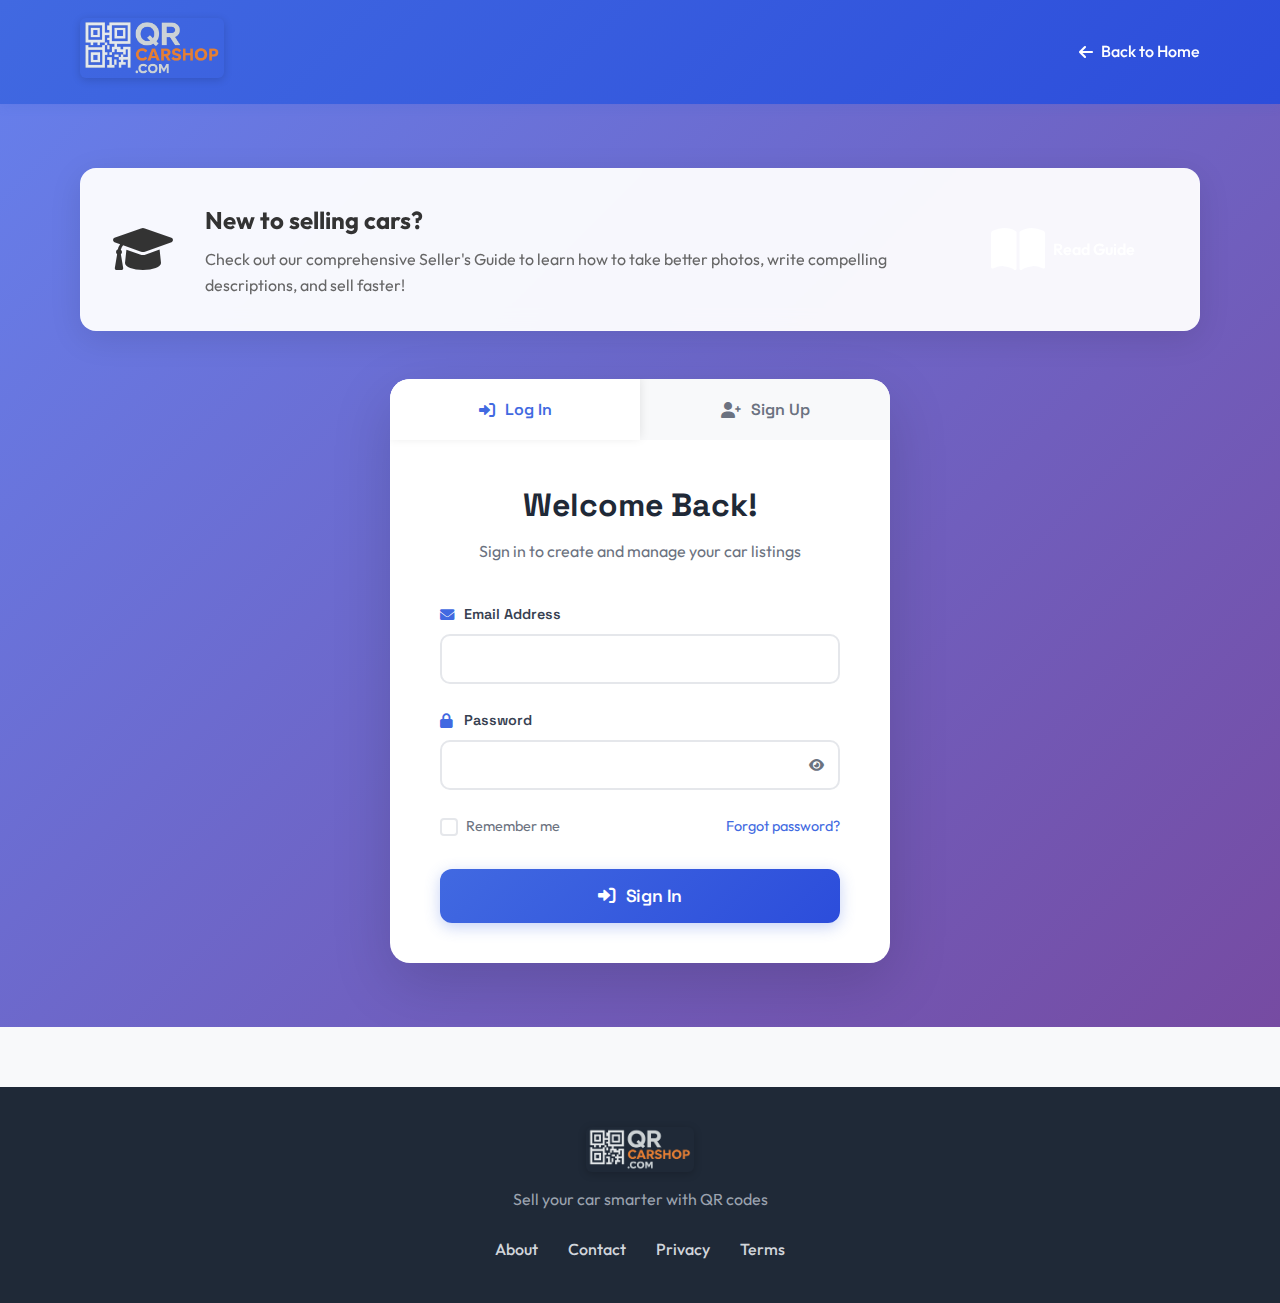
<file: auth.html>
<!DOCTYPE html>
<html lang="en">
<head>
    <meta charset="UTF-8">
    <meta name="viewport" content="width=device-width, initial-scale=1.0">
    <title>Login | QRCarShop.com</title>
    <link rel="stylesheet" href="styles/main.css">
    <link rel="stylesheet" href="styles/auth.css">
    <link href="https://cdnjs.cloudflare.com/ajax/libs/font-awesome/6.0.0/css/all.min.css" rel="stylesheet">
    <link href="https://fonts.googleapis.com/css2?family=Outfit:wght@300;400;500;600;700;800&family=Space+Grotesk:wght@400;500;600;700&display=swap" rel="stylesheet">
</head>
<body>
    <!-- Header -->
    <header class="header">
        <div class="container">
            <div class="header-content">
                <div class="logo">
                    <a href="index.html">
                        <img src="img/logo.png" alt="QRCarShop" class="logo-img">
                    </a>
                </div>
                <a href="index.html" class="back-btn">
                    <i class="fas fa-arrow-left"></i>
                    <span>Back to Home</span>
                </a>
            </div>
        </div>
    </header>

    <!-- Auth Section -->
    <section class="auth-section">
        <div class="container">
            <!-- Seller Guide CTA -->
            <div class="guide-cta">
                <div class="cta-content">
                    <i class="fas fa-graduation-cap"></i>
                    <div>
                        <h3>New to selling cars?</h3>
                        <p>Check out our comprehensive Seller's Guide to learn how to take better photos, write compelling descriptions, and sell faster!</p>
                    </div>
                    <a href="seller-guide.html" class="cta-btn">
                        <i class="fas fa-book-open"></i>
                        Read Guide
                    </a>
                </div>
            </div>

            <div class="auth-container">
                <div class="auth-tabs">
                    <button class="auth-tab active" data-tab="login">
                        <i class="fas fa-sign-in-alt"></i>
                        Log In
                    </button>
                    <button class="auth-tab" data-tab="signup">
                        <i class="fas fa-user-plus"></i>
                        Sign Up
                    </button>
                </div>

                <!-- Login Form -->
                <div class="auth-form-container active" id="login-form">
                    <div class="auth-header">
                        <h2>Welcome Back!</h2>
                        <p>Sign in to create and manage your car listings</p>
                    </div>

                    <form class="auth-form" id="loginForm">
                        <div class="form-group">
                            <label for="login-email">
                                <i class="fas fa-envelope"></i>
                                Email Address
                            </label>
                            <input type="email" id="login-email" name="email" required>
                        </div>

                        <div class="form-group">
                            <label for="login-password">
                                <i class="fas fa-lock"></i>
                                Password
                            </label>
                            <div class="password-input">
                                <input type="password" id="login-password" name="password" required>
                                <button type="button" class="password-toggle" data-target="login-password">
                                    <i class="fas fa-eye"></i>
                                </button>
                            </div>
                        </div>

                        <div class="form-options">
                            <label class="checkbox-label">
                                <input type="checkbox" name="remember" id="remember-me">
                                <span class="checkbox-custom"></span>
                                Remember me
                            </label>
                            <a href="#" class="forgot-password">Forgot password?</a>
                        </div>

                        <button type="submit" class="auth-submit-btn">
                            <i class="fas fa-sign-in-alt"></i>
                            Sign In
                        </button>
                    </form>
                </div>

                <!-- Signup Form -->
                <div class="auth-form-container" id="signup-form">
                    <div class="auth-header">
                        <h2>Create Your Account</h2>
                        <p>Join thousands of sellers using QR codes to sell cars smarter</p>
                    </div>

                    <form class="auth-form" id="signupForm">
                        <div class="form-group">
                            <label for="signup-name">
                                <i class="fas fa-user"></i>
                                Full Name
                            </label>
                            <input type="text" id="signup-name" name="name" required>
                        </div>

                        <div class="form-group">
                            <label for="signup-email">
                                <i class="fas fa-envelope"></i>
                                Email Address
                            </label>
                            <input type="email" id="signup-email" name="email" required>
                        </div>

                        <div class="form-group">
                            <label for="signup-phone">
                                <i class="fas fa-phone"></i>
                                Phone Number
                            </label>
                            <input type="tel" id="signup-phone" name="phone" placeholder="(555) 123-4567" required>
                        </div>

                        <div class="form-group">
                            <label for="signup-password">
                                <i class="fas fa-lock"></i>
                                Password
                            </label>
                            <div class="password-input">
                                <input type="password" id="signup-password" name="password" required>
                                <button type="button" class="password-toggle" data-target="signup-password">
                                    <i class="fas fa-eye"></i>
                                </button>
                            </div>
                            <div class="password-strength">
                                <div class="strength-bar"></div>
                                <span class="strength-text">Password strength</span>
                            </div>
                        </div>

                        <div class="form-group">
                            <label for="confirm-password">
                                <i class="fas fa-lock"></i>
                                Confirm Password
                            </label>
                            <div class="password-input">
                                <input type="password" id="confirm-password" name="confirm_password" required>
                                <button type="button" class="password-toggle" data-target="confirm-password">
                                    <i class="fas fa-eye"></i>
                                </button>
                            </div>
                        </div>

                        <div class="form-options">
                            <label class="checkbox-label">
                                <input type="checkbox" name="terms" id="accept-terms" required>
                                <span class="checkbox-custom"></span>
                                I agree to the <a href="#" target="_blank">Terms of Service</a> and <a href="#" target="_blank">Privacy Policy</a>
                            </label>
                        </div>

                        <button type="submit" class="auth-submit-btn">
                            <i class="fas fa-user-plus"></i>
                            Create Account
                        </button>
                    </form>
                </div>
            </div>
        </div>
    </section>

    <!-- Footer -->
    <footer class="footer">
        <div class="container">
            <div class="footer-content">
                <div class="footer-logo">
                    <img src="img/logo.png" alt="QRCarShop" class="footer-logo-img">
                </div>
                <p class="footer-text">Sell your car smarter with QR codes</p>
                <div class="footer-links">
                    <a href="#" class="footer-link">About</a>
                    <a href="#" class="footer-link">Contact</a>
                    <a href="#" class="footer-link">Privacy</a>
                    <a href="#" class="footer-link">Terms</a>
                </div>
            </div>
        </div>
    </footer>

    <script src="js/auth.js"></script>
</body>
</html>
</file>
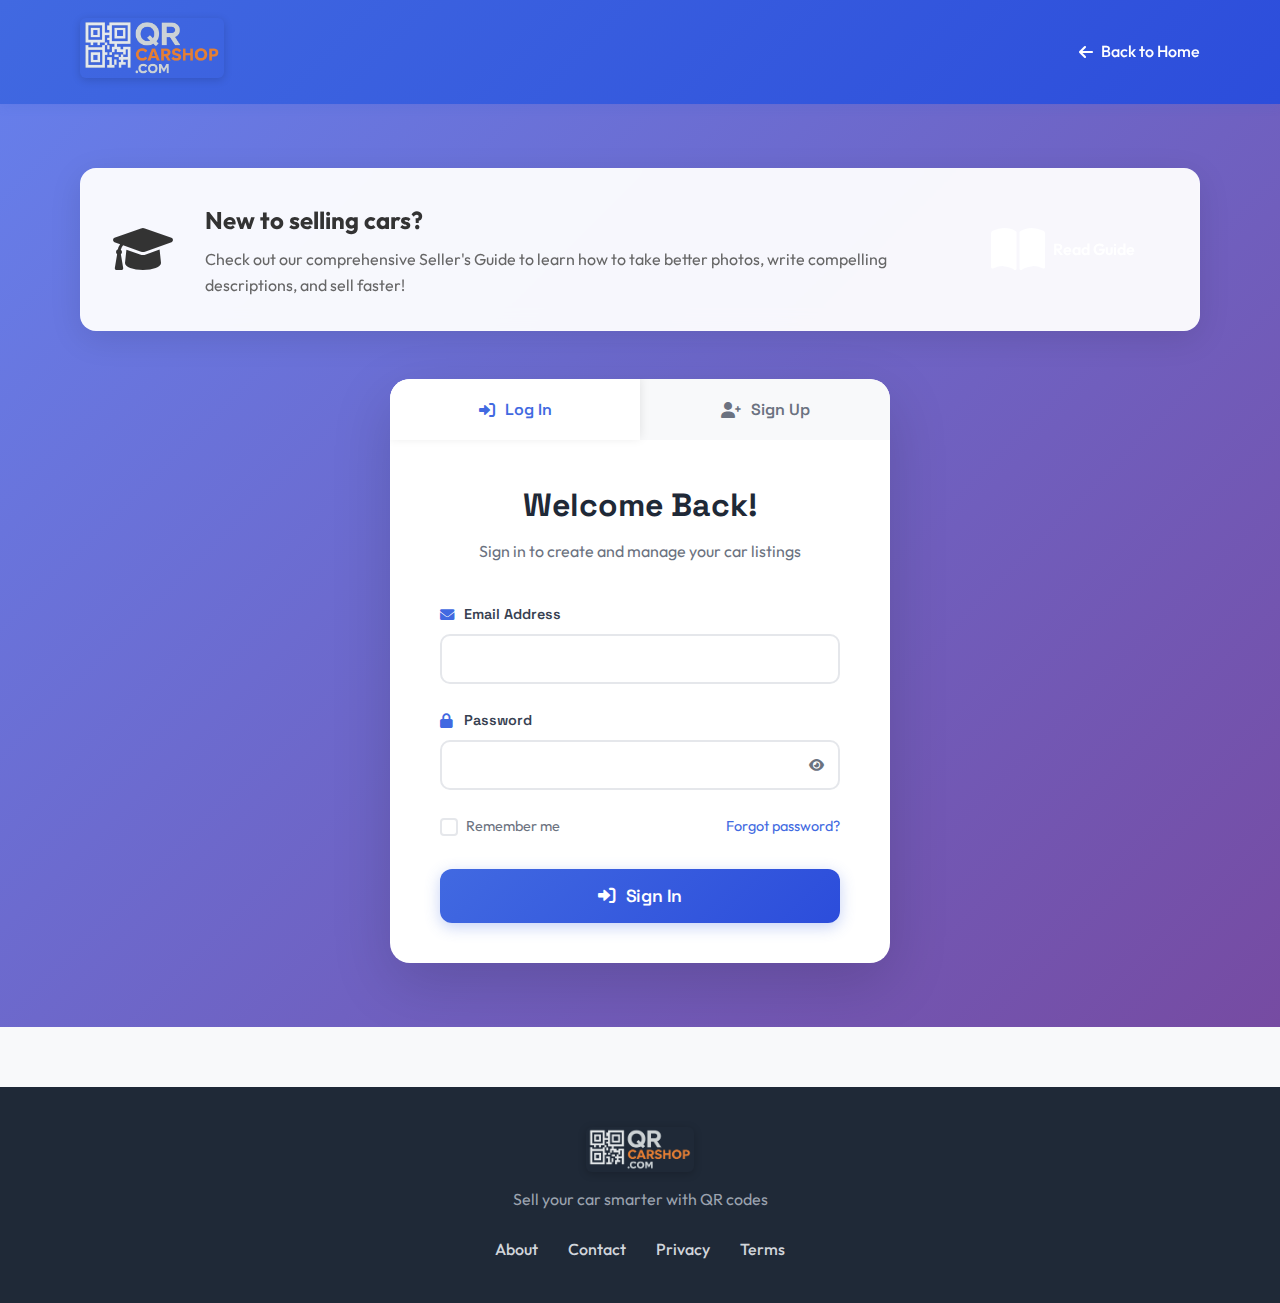
<file: dashboard.html>
<!DOCTYPE html>
<html lang="en">
<head>
    <meta charset="UTF-8">
    <meta name="viewport" content="width=device-width, initial-scale=1.0">
    <title>Dashboard - QRCarShop</title>
    <link rel="stylesheet" href="styles/main.css">
    <link rel="stylesheet" href="styles/dashboard.css">
    <link href="https://cdnjs.cloudflare.com/ajax/libs/font-awesome/6.0.0/css/all.min.css" rel="stylesheet">
</head>
<body>
    <!-- Navigation -->
    <nav class="navbar">
        <div class="nav-container">
            <div class="nav-logo">
                <img src="img/logo.png" alt="QRCarShop Logo" class="logo">
                <span class="logo-text">QRCarShop</span>
            </div>
            <div class="nav-menu">
                <a href="index.html" class="nav-link">Home</a>
                <a href="dashboard.html" class="nav-link active">Dashboard</a>
                <div class="user-menu">
                    <span class="user-name" id="userName">Loading...</span>
                    <button class="logout-btn" id="logoutBtn">Logout</button>
                </div>
            </div>
        </div>
    </nav>

    <!-- Dashboard Content -->
    <div class="dashboard-container">
        <div class="dashboard-header">
            <h1>Welcome to Your Dashboard</h1>
            <p class="dashboard-subtitle">Manage your car listings and QR codes</p>
        </div>

        <div class="dashboard-grid">
            <!-- Quick Actions -->
            <div class="dashboard-card">
                <div class="card-icon">
                    <i class="fas fa-plus-circle"></i>
                </div>
                <h3>Create New Listing</h3>
                <p>Add a new car to your inventory with our guided listing form</p>
                <button class="btn btn-primary">
                    <i class="fas fa-car"></i>
                    List Your Car
                </button>
            </div>

            <div class="dashboard-card">
                <div class="card-icon">
                    <i class="fas fa-qrcode"></i>
                </div>
                <h3>QR Code Generator</h3>
                <p>Generate QR codes for your existing listings</p>
                <button class="btn btn-secondary">
                    <i class="fas fa-qrcode"></i>
                    Generate QR Codes
                </button>
            </div>

            <div class="dashboard-card">
                <div class="card-icon">
                    <i class="fas fa-chart-line"></i>
                </div>
                <h3>Analytics</h3>
                <p>View your listing performance and QR code scans</p>
                <button class="btn btn-secondary">
                    <i class="fas fa-analytics"></i>
                    View Analytics
                </button>
            </div>

            <!-- Recent Activity -->
            <div class="dashboard-card full-width">
                <h3><i class="fas fa-clock"></i> Recent Activity</h3>
                <div class="activity-list">
                    <div class="activity-item">
                        <div class="activity-icon">
                            <i class="fas fa-car text-success"></i>
                        </div>
                        <div class="activity-content">
                            <p><strong>New listing created</strong></p>
                            <span class="activity-time">2 hours ago</span>
                        </div>
                    </div>
                    <div class="activity-item">
                        <div class="activity-icon">
                            <i class="fas fa-qrcode text-info"></i>
                        </div>
                        <div class="activity-content">
                            <p><strong>QR code generated</strong></p>
                            <span class="activity-time">5 hours ago</span>
                        </div>
                    </div>
                    <div class="activity-item">
                        <div class="activity-icon">
                            <i class="fas fa-eye text-warning"></i>
                        </div>
                        <div class="activity-content">
                            <p><strong>Listing viewed 15 times</strong></p>
                            <span class="activity-time">1 day ago</span>
                        </div>
                    </div>
                </div>
            </div>

            <!-- Your Listings -->
            <div class="dashboard-card full-width">
                <h3><i class="fas fa-list"></i> Your Listings</h3>
                <div class="listings-grid">
                    <div class="listing-card">
                        <div class="listing-image">
                            <i class="fas fa-car"></i>
                        </div>
                        <div class="listing-info">
                            <h4>2020 Toyota Camry</h4>
                            <p class="listing-price">$22,000</p>
                            <div class="listing-stats">
                                <span><i class="fas fa-eye"></i> 24 views</span>
                                <span><i class="fas fa-qrcode"></i> 5 scans</span>
                            </div>
                        </div>
                        <div class="listing-actions">
                            <button class="btn btn-small">Edit</button>
                            <button class="btn btn-small btn-secondary">QR Code</button>
                        </div>
                    </div>

                    <div class="listing-card">
                        <div class="listing-image">
                            <i class="fas fa-car"></i>
                        </div>
                        <div class="listing-info">
                            <h4>2019 Honda Accord</h4>
                            <p class="listing-price">$19,500</p>
                            <div class="listing-stats">
                                <span><i class="fas fa-eye"></i> 18 views</span>
                                <span><i class="fas fa-qrcode"></i> 3 scans</span>
                            </div>
                        </div>
                        <div class="listing-actions">
                            <button class="btn btn-small">Edit</button>
                            <button class="btn btn-small btn-secondary">QR Code</button>
                        </div>
                    </div>
                </div>
                <div class="text-center">
                    <button class="btn btn-outline">View All Listings</button>
                </div>
            </div>
        </div>
    </div>

    <!-- Footer -->
    <footer class="footer">
        <div class="footer-container">
            <div class="footer-content">
                <div class="footer-section">
                    <h4>QRCarShop</h4>
                    <p>The modern way to sell cars with QR codes</p>
                </div>
                <div class="footer-section">
                    <h4>Quick Links</h4>
                    <ul>
                        <li><a href="index.html">Home</a></li>
                        <li><a href="dashboard.html">Dashboard</a></li>
                        <li><a href="#support">Support</a></li>
                    </ul>
                </div>
                <div class="footer-section">
                    <h4>Contact</h4>
                    <p>support@qrcarshop.com</p>
                    <p>(555) 123-4567</p>
                </div>
            </div>
            <div class="footer-bottom">
                <p>&copy; 2024 QRCarShop. All rights reserved.</p>
            </div>
        </div>
    </footer>

    <script src="js/dashboard.js"></script>
</body>
</html>
</file>
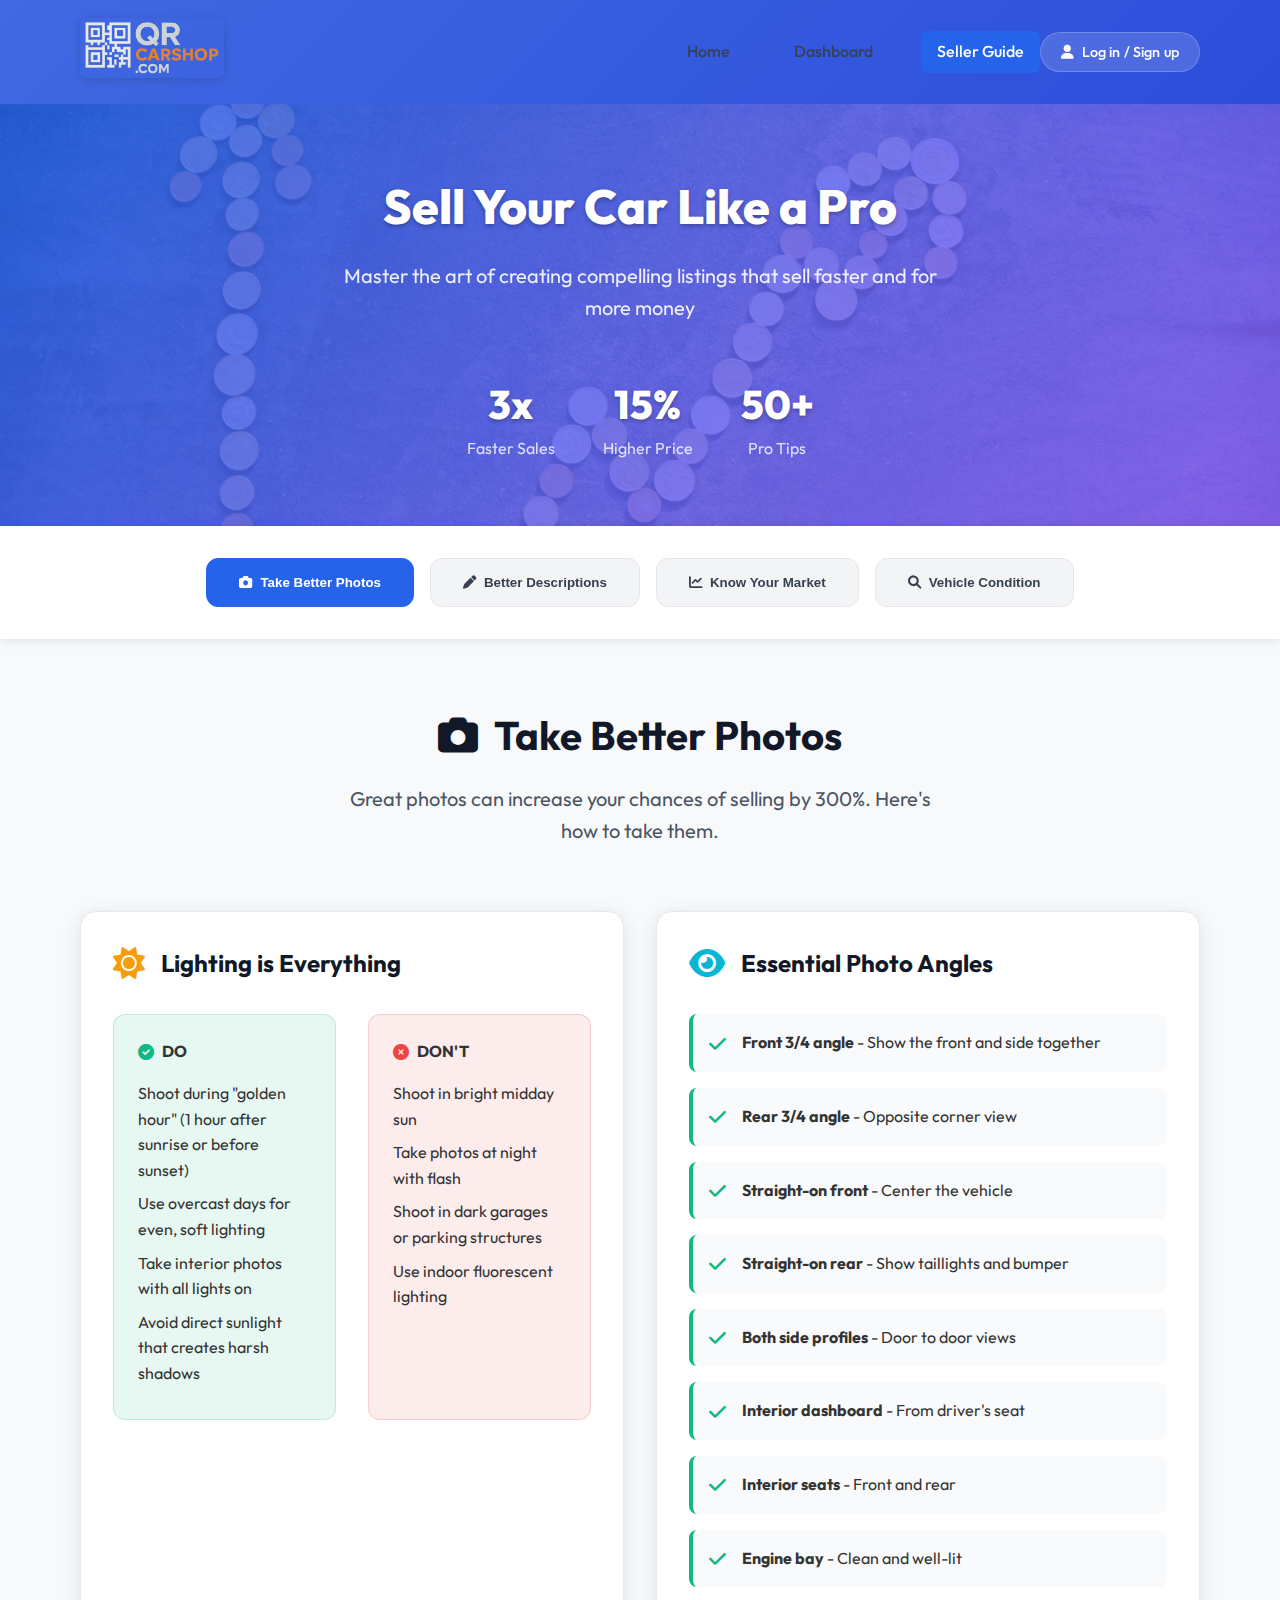
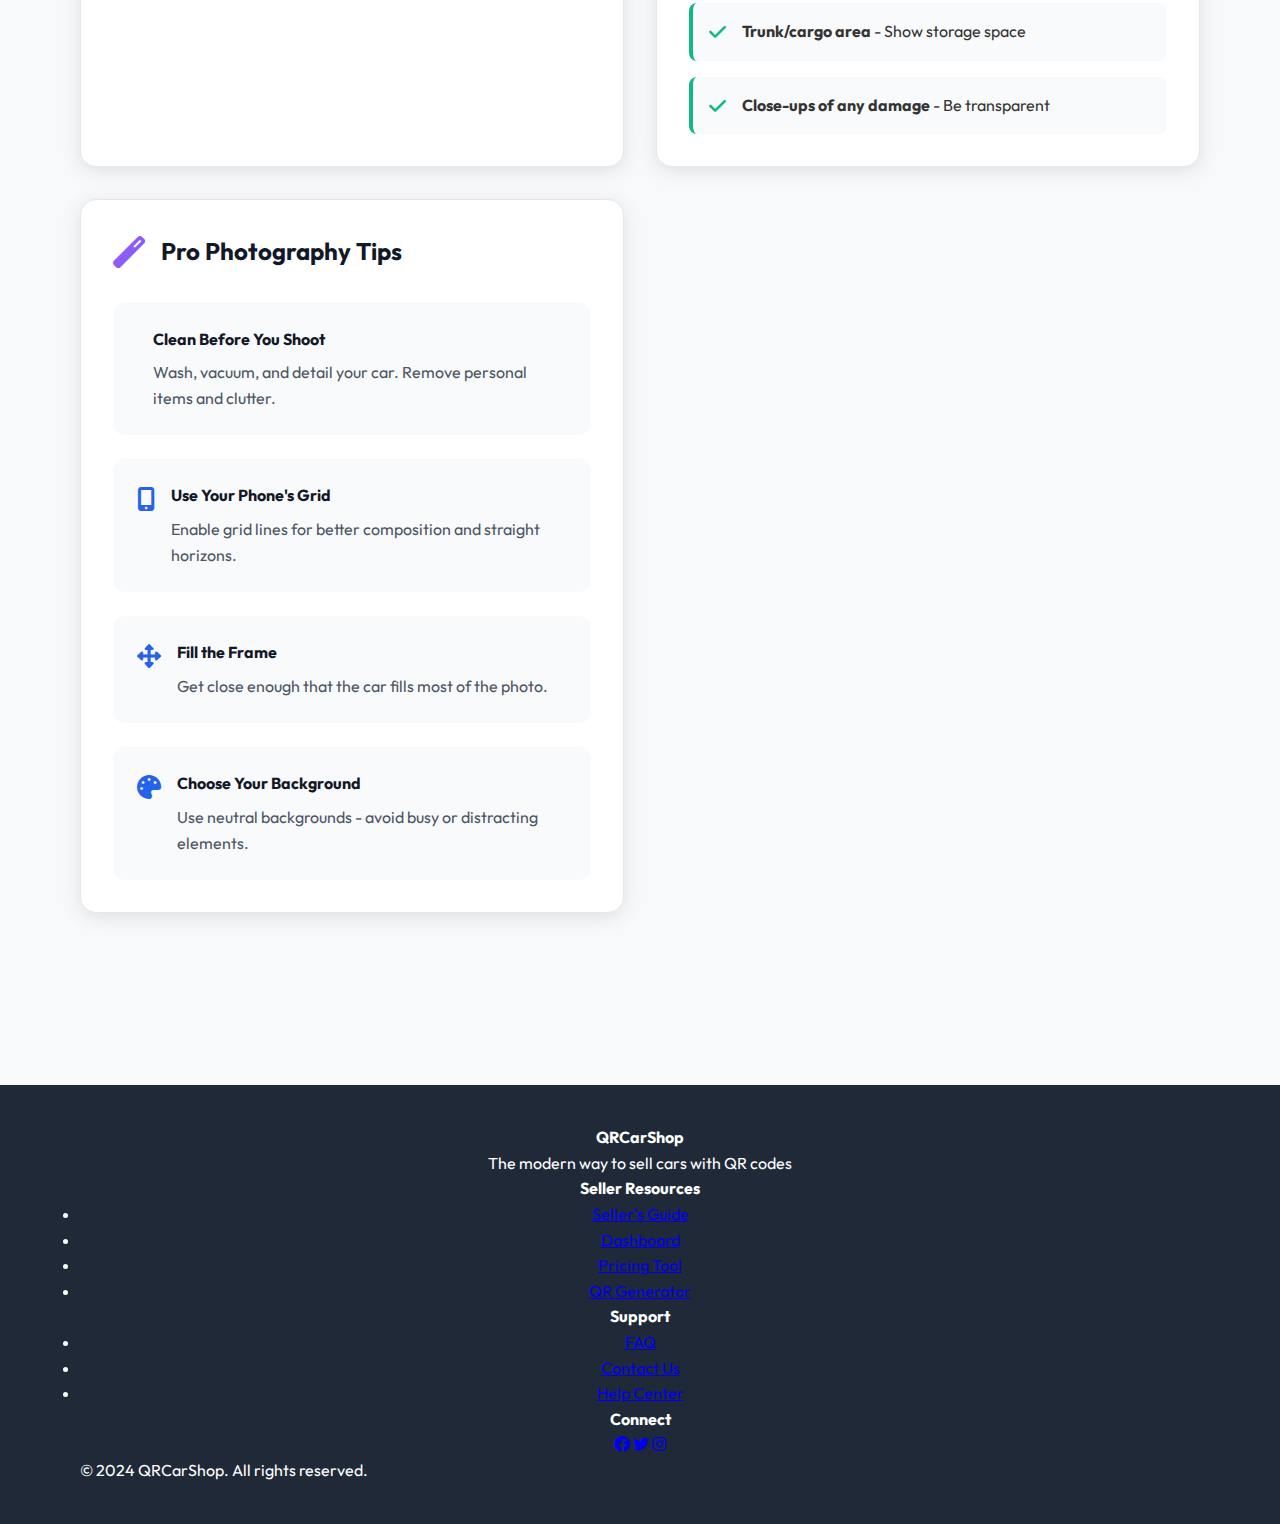
<file: seller-guide.html>
<!DOCTYPE html>
<html lang="en">
<head>
    <meta charset="UTF-8">
    <meta name="viewport" content="width=device-width, initial-scale=1.0">
    <title>Seller's Guide - Sell Your Car Like a Pro | QRCarShop</title>
    <link rel="stylesheet" href="styles/main.css">
    <link rel="stylesheet" href="styles/seller-guide.css">
    <link href="https://cdnjs.cloudflare.com/ajax/libs/font-awesome/6.0.0/css/all.min.css" rel="stylesheet">
    <link href="https://fonts.googleapis.com/css2?family=Outfit:wght@300;400;500;600;700;800&family=Space+Grotesk:wght@400;500;600;700&display=swap" rel="stylesheet">
</head>
<body>
    <!-- Header -->
    <header class="header">
        <div class="container">
            <div class="header-content">
                <div class="logo">
                    <a href="index.html">
                        <img src="img/logo.png" alt="QRCarShop" class="logo-img">
                    </a>
                </div>
                <nav class="header-nav">
                    <a href="index.html">Home</a>
                    <a href="dashboard.html">Dashboard</a>
                    <a href="seller-guide.html" class="active">Seller Guide</a>
                </nav>
                <button class="auth-btn" onclick="location.href='auth.html'">
                    <i class="fas fa-user"></i>
                    <span>Log in / Sign up</span>
                </button>
            </div>
        </div>
    </header>

    <!-- Hero Section -->
    <section class="guide-hero">
        <div class="container">
            <div class="hero-content">
                <h1>Sell Your Car Like a Pro</h1>
                <p class="hero-subtitle">Master the art of creating compelling listings that sell faster and for more money</p>
                <div class="hero-stats">
                    <div class="stat">
                        <span class="stat-number">3x</span>
                        <span class="stat-label">Faster Sales</span>
                    </div>
                    <div class="stat">
                        <span class="stat-number">15%</span>
                        <span class="stat-label">Higher Price</span>
                    </div>
                    <div class="stat">
                        <span class="stat-number">50+</span>
                        <span class="stat-label">Pro Tips</span>
                    </div>
                </div>
            </div>
        </div>
    </section>

    <!-- Guide Navigation -->
    <section class="guide-nav">
        <div class="container">
            <div class="nav-tabs">
                <button class="nav-tab active" data-section="photos">
                    <i class="fas fa-camera"></i>
                    Take Better Photos
                </button>
                <button class="nav-tab" data-section="descriptions">
                    <i class="fas fa-pen"></i>
                    Better Descriptions
                </button>
                <button class="nav-tab" data-section="market">
                    <i class="fas fa-chart-line"></i>
                    Know Your Market
                </button>
                <button class="nav-tab" data-section="condition">
                    <i class="fas fa-search"></i>
                    Vehicle Condition
                </button>
            </div>
        </div>
    </section>

    <!-- Photo Guide Section -->
    <section class="guide-section active" id="photos-section">
        <div class="container">
            <div class="section-header">
                <h2><i class="fas fa-camera"></i> Take Better Photos</h2>
                <p>Great photos can increase your chances of selling by 300%. Here's how to take them.</p>
            </div>

            <div class="guide-grid">
                <div class="guide-card">
                    <div class="card-header">
                        <i class="fas fa-sun text-warning"></i>
                        <h3>Lighting is Everything</h3>
                    </div>
                    <div class="do-dont">
                        <div class="do">
                            <h4><i class="fas fa-check-circle text-success"></i> DO</h4>
                            <ul>
                                <li>Shoot during "golden hour" (1 hour after sunrise or before sunset)</li>
                                <li>Use overcast days for even, soft lighting</li>
                                <li>Take interior photos with all lights on</li>
                                <li>Avoid direct sunlight that creates harsh shadows</li>
                            </ul>
                        </div>
                        <div class="dont">
                            <h4><i class="fas fa-times-circle text-danger"></i> DON'T</h4>
                            <ul>
                                <li>Shoot in bright midday sun</li>
                                <li>Take photos at night with flash</li>
                                <li>Shoot in dark garages or parking structures</li>
                                <li>Use indoor fluorescent lighting</li>
                            </ul>
                        </div>
                    </div>
                </div>

                <div class="guide-card">
                    <div class="card-header">
                        <i class="fas fa-eye text-info"></i>
                        <h3>Essential Photo Angles</h3>
                    </div>
                    <div class="photo-checklist">
                        <div class="checklist-item">
                            <i class="fas fa-check"></i>
                            <span><strong>Front 3/4 angle</strong> - Show the front and side together</span>
                        </div>
                        <div class="checklist-item">
                            <i class="fas fa-check"></i>
                            <span><strong>Rear 3/4 angle</strong> - Opposite corner view</span>
                        </div>
                        <div class="checklist-item">
                            <i class="fas fa-check"></i>
                            <span><strong>Straight-on front</strong> - Center the vehicle</span>
                        </div>
                        <div class="checklist-item">
                            <i class="fas fa-check"></i>
                            <span><strong>Straight-on rear</strong> - Show taillights and bumper</span>
                        </div>
                        <div class="checklist-item">
                            <i class="fas fa-check"></i>
                            <span><strong>Both side profiles</strong> - Door to door views</span>
                        </div>
                        <div class="checklist-item">
                            <i class="fas fa-check"></i>
                            <span><strong>Interior dashboard</strong> - From driver's seat</span>
                        </div>
                        <div class="checklist-item">
                            <i class="fas fa-check"></i>
                            <span><strong>Interior seats</strong> - Front and rear</span>
                        </div>
                        <div class="checklist-item">
                            <i class="fas fa-check"></i>
                            <span><strong>Engine bay</strong> - Clean and well-lit</span>
                        </div>
                        <div class="checklist-item">
                            <i class="fas fa-check"></i>
                            <span><strong>Trunk/cargo area</strong> - Show storage space</span>
                        </div>
                        <div class="checklist-item">
                            <i class="fas fa-check"></i>
                            <span><strong>Close-ups of any damage</strong> - Be transparent</span>
                        </div>
                    </div>
                </div>

                <div class="guide-card">
                    <div class="card-header">
                        <i class="fas fa-magic text-purple"></i>
                        <h3>Pro Photography Tips</h3>
                    </div>
                    <div class="tips-list">
                        <div class="tip">
                            <i class="fas fa-sparkles"></i>
                            <div>
                                <h4>Clean Before You Shoot</h4>
                                <p>Wash, vacuum, and detail your car. Remove personal items and clutter.</p>
                            </div>
                        </div>
                        <div class="tip">
                            <i class="fas fa-mobile-alt"></i>
                            <div>
                                <h4>Use Your Phone's Grid</h4>
                                <p>Enable grid lines for better composition and straight horizons.</p>
                            </div>
                        </div>
                        <div class="tip">
                            <i class="fas fa-arrows-alt"></i>
                            <div>
                                <h4>Fill the Frame</h4>
                                <p>Get close enough that the car fills most of the photo.</p>
                            </div>
                        </div>
                        <div class="tip">
                            <i class="fas fa-palette"></i>
                            <div>
                                <h4>Choose Your Background</h4>
                                <p>Use neutral backgrounds - avoid busy or distracting elements.</p>
                            </div>
                        </div>
                    </div>
                </div>
            </div>
        </div>
    </section>

    <!-- Descriptions Section -->
    <section class="guide-section" id="descriptions-section">
        <div class="container">
            <div class="section-header">
                <h2><i class="fas fa-pen"></i> Better Descriptions: The Do's and Don'ts</h2>
                <p>Your description can make or break a sale. Here's how to write compelling, honest descriptions.</p>
            </div>

            <div class="guide-grid">
                <div class="guide-card full-width">
                    <div class="card-header">
                        <i class="fas fa-list-alt text-primary"></i>
                        <h3>Description Template That Works</h3>
                    </div>
                    <div class="template-structure">
                        <div class="template-section">
                            <h4>1. Hook (First Line)</h4>
                            <div class="example good">
                                <strong>Good:</strong> "Meticulously maintained 2019 Honda Accord with only 32,000 highway miles!"
                            </div>
                            <div class="example bad">
                                <strong>Bad:</strong> "Selling my car."
                            </div>
                        </div>
                        <div class="template-section">
                            <h4>2. Key Selling Points (Bullet Format)</h4>
                            <div class="example good">
                                <strong>Good:</strong>
                                <ul>
                                    <li>• Single owner, non-smoker</li>
                                    <li>• Full service history available</li>
                                    <li>• New tires (under 5,000 miles)</li>
                                    <li>• Excellent fuel economy (32 city/42 hwy)</li>
                                </ul>
                            </div>
                        </div>
                        <div class="template-section">
                            <h4>3. Condition & Maintenance</h4>
                            <div class="example good">
                                <strong>Good:</strong> "Recently serviced with oil change, brake inspection, and new air filter. Minor door ding on passenger side (shown in photos). Interior is spotless with no tears or stains."
                            </div>
                        </div>
                        <div class="template-section">
                            <h4>4. Features & Equipment</h4>
                            <div class="example good">
                                <strong>Good:</strong> "Loaded with: Heated leather seats, backup camera, Apple CarPlay, sunroof, and premium sound system."
                            </div>
                        </div>
                        <div class="template-section">
                            <h4>5. Call to Action</h4>
                            <div class="example good">
                                <strong>Good:</strong> "Priced to sell quickly. Serious buyers only - call or text to schedule a viewing!"
                            </div>
                        </div>
                    </div>
                </div>

                <div class="guide-card">
                    <div class="card-header">
                        <i class="fas fa-check-circle text-success"></i>
                        <h3>DO These Things</h3>
                    </div>
                    <ul class="do-list">
                        <li><i class="fas fa-check"></i> Use specific numbers (mileage, years, etc.)</li>
                        <li><i class="fas fa-check"></i> Mention maintenance records</li>
                        <li><i class="fas fa-check"></i> List all features and upgrades</li>
                        <li><i class="fas fa-check"></i> Be honest about any issues</li>
                        <li><i class="fas fa-check"></i> Include fuel economy</li>
                        <li><i class="fas fa-check"></i> Mention recent repairs/services</li>
                        <li><i class="fas fa-check"></i> Use bullet points for easy reading</li>
                        <li><i class="fas fa-check"></i> Check your spelling and grammar</li>
                        <li><i class="fas fa-check"></i> Include reason for selling</li>
                        <li><i class="fas fa-check"></i> Add contact preferences</li>
                    </ul>
                </div>

                <div class="guide-card">
                    <div class="card-header">
                        <i class="fas fa-times-circle text-danger"></i>
                        <h3>DON'T Do These</h3>
                    </div>
                    <ul class="dont-list">
                        <li><i class="fas fa-times"></i> Write in all caps</li>
                        <li><i class="fas fa-times"></i> Use excessive exclamation marks!!!</li>
                        <li><i class="fas fa-times"></i> Include personal financial details</li>
                        <li><i class="fas fa-times"></i> Bad-mouth other car brands</li>
                        <li><i class="fas fa-times"></i> Use car dealer language ("cream puff")</li>
                        <li><i class="fas fa-times"></i> Hide known problems</li>
                        <li><i class="fas fa-times"></i> Write one long paragraph</li>
                        <li><i class="fas fa-times"></i> Include irrelevant personal stories</li>
                        <li><i class="fas fa-times"></i> Use vague terms like "runs great"</li>
                        <li><i class="fas fa-times"></i> Forget to proofread</li>
                    </ul>
                </div>

                <div class="guide-card">
                    <div class="card-header">
                        <i class="fas fa-words text-info"></i>
                        <h3>Power Words That Sell</h3>
                    </div>
                    <div class="power-words">
                        <div class="word-category">
                            <h4>Condition Words</h4>
                            <span class="word-tag">Pristine</span>
                            <span class="word-tag">Meticulously maintained</span>
                            <span class="word-tag">Garage-kept</span>
                            <span class="word-tag">One-owner</span>
                            <span class="word-tag">Non-smoker</span>
                        </div>
                        <div class="word-category">
                            <h4>Performance Words</h4>
                            <span class="word-tag">Reliable</span>
                            <span class="word-tag">Fuel-efficient</span>
                            <span class="word-tag">Smooth-running</span>
                            <span class="word-tag">Well-maintained</span>
                            <span class="word-tag">Highway miles</span>
                        </div>
                        <div class="word-category">
                            <h4>Urgency Words</h4>
                            <span class="word-tag">Priced to sell</span>
                            <span class="word-tag">Won't last long</span>
                            <span class="word-tag">Must see</span>
                            <span class="word-tag">Ready to drive</span>
                            <span class="word-tag">Available immediately</span>
                        </div>
                    </div>
                </div>
            </div>
        </div>
    </section>

    <!-- Market Knowledge Section -->
    <section class="guide-section" id="market-section">
        <div class="container">
            <div class="section-header">
                <h2><i class="fas fa-chart-line"></i> Understand Your Market</h2>
                <p>Price it right and position your car to sell quickly in today's market.</p>
            </div>

            <div class="guide-grid">
                <div class="guide-card">
                    <div class="card-header">
                        <i class="fas fa-search-dollar text-success"></i>
                        <h3>Research Your Car's Value</h3>
                    </div>
                    <div class="research-steps">
                        <div class="step">
                            <div class="step-number">1</div>
                            <div class="step-content">
                                <h4>Check Multiple Sources</h4>
                                <ul>
                                    <li>Kelley Blue Book (KBB.com)</li>
                                    <li>Edmunds.com</li>
                                    <li>Cars.com market values</li>
                                    <li>Local dealer listings</li>
                                </ul>
                            </div>
                        </div>
                        <div class="step">
                            <div class="step-number">2</div>
                            <div class="step-content">
                                <h4>Compare Similar Listings</h4>
                                <ul>
                                    <li>Same year ±1 year</li>
                                    <li>Similar mileage ±10,000 miles</li>
                                    <li>Same trim level/features</li>
                                    <li>Within 50 miles of your location</li>
                                </ul>
                            </div>
                        </div>
                        <div class="step">
                            <div class="step-number">3</div>
                            <div class="step-content">
                                <h4>Factor in Your Car's Uniqueness</h4>
                                <ul>
                                    <li>Maintenance history (+$500-2000)</li>
                                    <li>Recent major repairs (+$300-1500)</li>
                                    <li>Premium options (+$200-1000 each)</li>
                                    <li>Cosmetic issues (-$200-2000)</li>
                                </ul>
                            </div>
                        </div>
                    </div>
                </div>

                <div class="guide-card">
                    <div class="card-header">
                        <i class="fas fa-target text-warning"></i>
                        <h3>Pricing Strategies</h3>
                    </div>
                    <div class="pricing-strategy">
                        <div class="strategy">
                            <h4><i class="fas fa-bolt text-warning"></i> Quick Sale (1-2 weeks)</h4>
                            <p>Price 5-10% below market average</p>
                            <div class="pros-cons">
                                <div class="pros">
                                    <strong>Pros:</strong> Fast sale, less hassle, fewer lowball offers
                                </div>
                                <div class="cons">
                                    <strong>Cons:</strong> Leave money on the table
                                </div>
                            </div>
                        </div>
                        <div class="strategy">
                            <h4><i class="fas fa-balance-scale text-info"></i> Market Price (2-6 weeks)</h4>
                            <p>Price at market average</p>
                            <div class="pros-cons">
                                <div class="pros">
                                    <strong>Pros:</strong> Fair value, reasonable timeframe
                                </div>
                                <div class="cons">
                                    <strong>Cons:</strong> May sit longer, need to negotiate
                                </div>
                            </div>
                        </div>
                        <div class="strategy">
                            <h4><i class="fas fa-crown text-purple"></i> Premium Price (6+ weeks)</h4>
                            <p>Price 5-15% above market (if justified)</p>
                            <div class="pros-cons">
                                <div class="pros">
                                    <strong>Pros:</strong> Maximum profit, room to negotiate
                                </div>
                                <div class="cons">
                                    <strong>Cons:</strong> Longer sale time, more tire kickers
                                </div>
                            </div>
                        </div>
                    </div>
                </div>

                <div class="guide-card">
                    <div class="card-header">
                        <i class="fas fa-calendar-alt text-info"></i>
                        <h3>Best Times to Sell</h3>
                    </div>
                    <div class="timing-guide">
                        <div class="timing-item best">
                            <i class="fas fa-thumbs-up"></i>
                            <div>
                                <h4>Best Times</h4>
                                <ul>
                                    <li><strong>Spring (March-May):</strong> People ready for road trips</li>
                                    <li><strong>Friday-Sunday:</strong> More serious buyers browsing</li>
                                    <li><strong>End of tax season:</strong> People have refund money</li>
                                    <li><strong>Before winter (Oct-Nov):</strong> AWD/4WD vehicles</li>
                                </ul>
                            </div>
                        </div>
                        <div class="timing-item avoid">
                            <i class="fas fa-thumbs-down"></i>
                            <div>
                                <h4>Times to Avoid</h4>
                                <ul>
                                    <li><strong>December-January:</strong> Holiday spending, bad weather</li>
                                    <li><strong>Back-to-school season:</strong> Family budget constraints</li>
                                    <li><strong>Major holidays:</strong> People aren't car shopping</li>
                                    <li><strong>Bad weather days:</strong> Fewer people want to travel</li>
                                </ul>
                            </div>
                        </div>
                    </div>
                </div>

                <div class="guide-card">
                    <div class="card-header">
                        <i class="fas fa-handshake text-success"></i>
                        <h3>Negotiation Psychology</h3>
                    </div>
                    <div class="psychology-tips">
                        <div class="tip">
                            <i class="fas fa-brain"></i>
                            <div>
                                <h4>The Anchoring Effect</h4>
                                <p>Your asking price sets the negotiation range. Price high enough to leave room but not so high you scare buyers away.</p>
                            </div>
                        </div>
                        <div class="tip">
                            <i class="fas fa-clock"></i>
                            <div>
                                <h4>Time Pressure Works</h4>
                                <p>Mention other interested buyers (if true) or your timeline for selling to create urgency.</p>
                            </div>
                        </div>
                        <div class="tip">
                            <i class="fas fa-heart"></i>
                            <div>
                                <h4>Emotional Connection</h4>
                                <p>Share positive memories with the car (briefly) to help buyers visualize ownership.</p>
                            </div>
                        </div>
                    </div>
                </div>
            </div>
        </div>
    </section>

    <!-- Vehicle Condition Section -->
    <section class="guide-section" id="condition-section">
        <div class="container">
            <div class="section-header">
                <h2><i class="fas fa-search"></i> Is Your Vehicle in Excellent Condition?</h2>
                <p>An honest, in-depth assessment of your vehicle's true condition - and how to improve it.</p>
            </div>

            <div class="condition-assessment">
                <div class="assessment-intro">
                    <div class="warning-box">
                        <i class="fas fa-exclamation-triangle"></i>
                        <div>
                            <h3>Honesty Pays</h3>
                            <p>Being truthful about your car's condition builds trust with buyers and leads to smoother transactions. Hiding problems often backfires during inspections.</p>
                        </div>
                    </div>
                </div>

                <div class="condition-checklist">
                    <div class="checklist-section">
                        <h3><i class="fas fa-eye"></i> Exterior Condition Assessment</h3>
                        <div class="condition-grid">
                            <div class="condition-category excellent">
                                <h4><i class="fas fa-star"></i> Excellent</h4>
                                <ul>
                                    <li><i class="fas fa-check"></i> Paint is glossy with minimal swirl marks</li>
                                    <li><i class="fas fa-check"></i> No dents, dings, or scratches visible from 3 feet</li>
                                    <li><i class="fas fa-check"></i> Chrome/trim pieces are bright and intact</li>
                                    <li><i class="fas fa-check"></i> Headlights are clear, not yellowed</li>
                                    <li><i class="fas fa-check"></i> Tires have even wear, 60%+ tread remaining</li>
                                    <li><i class="fas fa-check"></i> Wheels are straight, no curb rash</li>
                                </ul>
                            </div>
                            <div class="condition-category good">
                                <h4><i class="fas fa-star-half-alt"></i> Good</h4>
                                <ul>
                                    <li><i class="fas fa-minus"></i> Minor paint imperfections, some swirl marks</li>
                                    <li><i class="fas fa-minus"></i> 1-3 small door dings or minor scratches</li>
                                    <li><i class="fas fa-minus"></i> Some chrome/trim showing age</li>
                                    <li><i class="fas fa-minus"></i> Headlights slightly hazy but functional</li>
                                    <li><i class="fas fa-minus"></i> Tires 40-60% tread, even wear</li>
                                    <li><i class="fas fa-minus"></i> Minor wheel imperfections</li>
                                </ul>
                            </div>
                            <div class="condition-category fair">
                                <h4><i class="fas fa-star-o"></i> Fair</h4>
                                <ul>
                                    <li><i class="fas fa-times"></i> Noticeable paint fading or oxidation</li>
                                    <li><i class="fas fa-times"></i> Multiple dings, scratches, or small dents</li>
                                    <li><i class="fas fa-times"></i> Some rust spots or corrosion</li>
                                    <li><i class="fas fa-times"></i> Headlights yellowed, affecting light output</li>
                                    <li><i class="fas fa-times"></i> Tires below 40% tread or uneven wear</li>
                                    <li><i class="fas fa-times"></i> Wheel damage or significant curb rash</li>
                                </ul>
                            </div>
                        </div>
                    </div>

                    <div class="checklist-section">
                        <h3><i class="fas fa-couch"></i> Interior Condition Assessment</h3>
                        <div class="condition-grid">
                            <div class="condition-category excellent">
                                <h4><i class="fas fa-star"></i> Excellent</h4>
                                <ul>
                                    <li><i class="fas fa-check"></i> Seats show minimal wear, no tears</li>
                                    <li><i class="fas fa-check"></i> Dashboard/door panels crack-free</li>
                                    <li><i class="fas fa-check"></i> All buttons, switches, controls work</li>
                                    <li><i class="fas fa-check"></i> Carpet/floor mats clean, no stains</li>
                                    <li><i class="fas fa-check"></i> No odors (smoke, pet, spills)</li>
                                    <li><i class="fas fa-check"></i> All lights, electronics function</li>
                                </ul>
                            </div>
                            <div class="condition-category good">
                                <h4><i class="fas fa-star-half-alt"></i> Good</h4>
                                <ul>
                                    <li><i class="fas fa-minus"></i> Light seat wear, no significant damage</li>
                                    <li><i class="fas fa-minus"></i> Minor dashboard/trim wear</li>
                                    <li><i class="fas fa-minus"></i> Most controls work, 1-2 minor issues</li>
                                    <li><i class="fas fa-minus"></i> Some carpet wear, minor staining</li>
                                    <li><i class="fas fa-minus"></i> Faint odors, mostly eliminated</li>
                                    <li><i class="fas fa-minus"></i> Most electronics work</li>
                                </ul>
                            </div>
                            <div class="condition-category fair">
                                <h4><i class="fas fa-star-o"></i> Fair</h4>
                                <ul>
                                    <li><i class="fas fa-times"></i> Noticeable seat wear, small tears</li>
                                    <li><i class="fas fa-times"></i> Dashboard cracks or significant wear</li>
                                    <li><i class="fas fa-times"></i> Several non-working controls</li>
                                    <li><i class="fas fa-times"></i> Stained or worn carpet</li>
                                    <li><i class="fas fa-times"></i> Persistent odors</li>
                                    <li><i class="fas fa-times"></i> Some electronics don't work</li>
                                </ul>
                            </div>
                        </div>
                    </div>

                    <div class="checklist-section">
                        <h3><i class="fas fa-cog"></i> Mechanical Condition Assessment</h3>
                        <div class="condition-grid">
                            <div class="condition-category excellent">
                                <h4><i class="fas fa-star"></i> Excellent</h4>
                                <ul>
                                    <li><i class="fas fa-check"></i> Engine starts immediately, idles smoothly</li>
                                    <li><i class="fas fa-check"></i> Transmission shifts perfectly</li>
                                    <li><i class="fas fa-check"></i> Brakes feel firm, no noise</li>
                                    <li><i class="fas fa-check"></i> Suspension smooth, no bouncing</li>
                                    <li><i class="fas fa-check"></i> No warning lights on dashboard</li>
                                    <li><i class="fas fa-check"></i> All fluids clean and topped off</li>
                                    <li><i class="fas fa-check"></i> Recent maintenance records</li>
                                </ul>
                            </div>
                            <div class="condition-category good">
                                <h4><i class="fas fa-star-half-alt"></i> Good</h4>
                                <ul>
                                    <li><i class="fas fa-minus"></i> Engine starts well, minor roughness</li>
                                    <li><i class="fas fa-minus"></i> Transmission occasionally hesitates</li>
                                    <li><i class="fas fa-minus"></i> Brakes work well, minor noise</li>
                                    <li><i class="fas fa-minus"></i> Suspension mostly smooth</li>
                                    <li><i class="fas fa-minus"></i> One minor warning light (tire pressure, etc.)</li>
                                    <li><i class="fas fa-minus"></i> Most fluids good condition</li>
                                    <li><i class="fas fa-minus"></i> Some maintenance records</li>
                                </ul>
                            </div>
                            <div class="condition-category fair">
                                <h4><i class="fas fa-star-o"></i> Fair</h4>
                                <ul>
                                    <li><i class="fas fa-times"></i> Engine hard starting or rough idle</li>
                                    <li><i class="fas fa-times"></i> Transmission slips or shifts hard</li>
                                    <li><i class="fas fa-times"></i> Brakes need attention (grinding, soft pedal)</li>
                                    <li><i class="fas fa-times"></i> Suspension bouncy or noisy</li>
                                    <li><i class="fas fa-times"></i> Multiple warning lights</li>
                                    <li><i class="fas fa-times"></i> Fluids dirty or low</li>
                                    <li><i class="fas fa-times"></i> Limited maintenance records</li>
                                </ul>
                            </div>
                        </div>
                    </div>
                </div>

                <div class="improvement-tips">
                    <h3><i class="fas fa-tools"></i> Quick Improvements That Pay Off</h3>
                    <div class="improvement-grid">
                        <div class="improvement-card">
                            <div class="card-header">
                                <i class="fas fa-dollar-sign text-success"></i>
                                <h4>Under $50 Fixes</h4>
                            </div>
                            <ul>
                                <li>Professional car wash and detail ($20-40)</li>
                                <li>Touch-up paint for small scratches ($10-20)</li>
                                <li>Headlight restoration kit ($15-25)</li>
                                <li>New air freshener (remove odors) ($5-15)</li>
                                <li>Armor All for interior plastic ($10-20)</li>
                                <li>Clean engine bay ($0-30)</li>
                            </ul>
                        </div>
                        <div class="improvement-card">
                            <div class="card-header">
                                <i class="fas fa-dollar-sign text-warning"></i>
                                <h4>$50-200 Fixes</h4>
                            </div>
                            <ul>
                                <li>Professional paint correction ($75-150)</li>
                                <li>New wiper blades and fluids ($25-50)</li>
                                <li>Basic maintenance (oil, filter) ($50-100)</li>
                                <li>Tire rotation and balance ($60-120)</li>
                                <li>Replace burned out bulbs ($20-80)</li>
                                <li>Seat covers for damaged seats ($40-150)</li>
                            </ul>
                        </div>
                        <div class="improvement-card">
                            <div class="card-header">
                                <i class="fas fa-calculator text-info"></i>
                                <h4>Worth the Investment?</h4>
                            </div>
                            <div class="investment-guide">
                                <div class="investment-rule">
                                    <h5>The 10% Rule</h5>
                                    <p>Only spend on repairs if they add more than 10% to your sale price</p>
                                </div>
                                <div class="investment-rule">
                                    <h5>Safety First</h5>
                                    <p>Fix safety issues (brakes, tires) - buyers notice and trust matters</p>
                                </div>
                                <div class="investment-rule">
                                    <h5>Disclosure is Key</h5>
                                    <p>Better to price lower than spend on major repairs you can't recoup</p>
                                </div>
                            </div>
                        </div>
                    </div>
                </div>
            </div>
        </div>
    </section>

    <!-- Footer -->
    <footer class="footer">
        <div class="container">
            <div class="footer-content">
                <div class="footer-section">
                    <h4>QRCarShop</h4>
                    <p>The modern way to sell cars with QR codes</p>
                </div>
                <div class="footer-section">
                    <h4>Seller Resources</h4>
                    <ul>
                        <li><a href="seller-guide.html">Seller's Guide</a></li>
                        <li><a href="dashboard.html">Dashboard</a></li>
                        <li><a href="#pricing-tool">Pricing Tool</a></li>
                        <li><a href="#qr-generator">QR Generator</a></li>
                    </ul>
                </div>
                <div class="footer-section">
                    <h4>Support</h4>
                    <ul>
                        <li><a href="#faq">FAQ</a></li>
                        <li><a href="#contact">Contact Us</a></li>
                        <li><a href="#help">Help Center</a></li>
                    </ul>
                </div>
                <div class="footer-section">
                    <h4>Connect</h4>
                    <div class="social-links">
                        <a href="#"><i class="fab fa-facebook"></i></a>
                        <a href="#"><i class="fab fa-twitter"></i></a>
                        <a href="#"><i class="fab fa-instagram"></i></a>
                    </div>
                </div>
            </div>
            <div class="footer-bottom">
                <p>&copy; 2024 QRCarShop. All rights reserved.</p>
            </div>
        </div>
    </footer>

    <script src="js/seller-guide.js"></script>
</body>
</html>
</file>
<file: styles/auth.css>
/* Auth Page Specific Styles */
.auth-section {
    background: linear-gradient(135deg, #4169E1 0%, #2C4DDB 100%);
    min-height: calc(100vh - 140px);
    padding: 60px 0;
    display: flex;
    align-items: center;
}

.auth-container {
    background: white;
    border-radius: 20px;
    box-shadow: 0 20px 60px rgba(0, 0, 0, 0.15);
    max-width: 500px;
    margin: 0 auto;
    overflow: hidden;
}

.auth-tabs {
    display: flex;
    background: #f8f9fa;
    border-radius: 20px 20px 0 0;
}

.auth-tab {
    flex: 1;
    padding: 20px 30px;
    border: none;
    background: transparent;
    color: #6B7280;
    font-weight: 600;
    font-size: 1rem;
    cursor: pointer;
    transition: all 0.3s ease;
    display: flex;
    align-items: center;
    justify-content: center;
    gap: 10px;
    font-family: 'Space Grotesk', sans-serif;
}

.auth-tab:hover {
    color: #4169E1;
    background: rgba(65, 105, 225, 0.05);
}

.auth-tab.active {
    background: white;
    color: #4169E1;
    box-shadow: 0 -2px 10px rgba(0, 0, 0, 0.1);
}

.auth-form-container {
    display: none;
    padding: 40px;
}

.auth-form-container.active {
    display: block;
}

.auth-header {
    text-align: center;
    margin-bottom: 40px;
}

.auth-header h2 {
    font-size: 2rem;
    font-weight: 700;
    color: #1F2937;
    margin-bottom: 8px;
    font-family: 'Space Grotesk', sans-serif;
}

.auth-header p {
    color: #6B7280;
    font-size: 1rem;
    line-height: 1.5;
}

.auth-form {
    max-width: 400px;
    margin: 0 auto;
}

.form-group {
    margin-bottom: 25px;
}

.form-group label {
    display: flex;
    align-items: center;
    gap: 8px;
    color: #374151;
    font-weight: 600;
    margin-bottom: 8px;
    font-size: 0.9rem;
    font-family: 'Space Grotesk', sans-serif;
}

.form-group label i {
    color: #4169E1;
    width: 16px;
}

.form-group input {
    width: 100%;
    padding: 14px 16px;
    border: 2px solid #E5E7EB;
    border-radius: 10px;
    font-size: 1rem;
    color: #374151;
    background: white;
    transition: all 0.2s ease;
    box-sizing: border-box;
}

.form-group input:focus {
    outline: none;
    border-color: #4169E1;
    box-shadow: 0 0 0 3px rgba(65, 105, 225, 0.1);
}

.password-input {
    position: relative;
}

.password-toggle {
    position: absolute;
    right: 12px;
    top: 50%;
    transform: translateY(-50%);
    background: none;
    border: none;
    color: #6B7280;
    cursor: pointer;
    padding: 4px;
    transition: color 0.2s ease;
}

.password-toggle:hover {
    color: #4169E1;
}

.password-strength {
    margin-top: 8px;
}

.strength-bar {
    height: 4px;
    background: #E5E7EB;
    border-radius: 2px;
    margin-bottom: 4px;
    position: relative;
    overflow: hidden;
}

.strength-bar::after {
    content: '';
    position: absolute;
    top: 0;
    left: 0;
    height: 100%;
    width: 0%;
    background: #EF4444;
    border-radius: 2px;
    transition: all 0.3s ease;
}

.strength-bar.weak::after {
    width: 33%;
    background: #EF4444;
}

.strength-bar.medium::after {
    width: 66%;
    background: #F59E0B;
}

.strength-bar.strong::after {
    width: 100%;
    background: #10B981;
}

.strength-text {
    font-size: 0.8rem;
    color: #6B7280;
}

.form-options {
    display: flex;
    justify-content: space-between;
    align-items: center;
    margin-bottom: 30px;
    flex-wrap: wrap;
    gap: 15px;
}

.checkbox-label {
    display: flex;
    align-items: center;
    gap: 8px;
    font-size: 0.9rem;
    color: #6B7280;
    cursor: pointer;
}

.checkbox-label input[type="checkbox"] {
    display: none;
}

.checkbox-custom {
    width: 18px;
    height: 18px;
    border: 2px solid #E5E7EB;
    border-radius: 4px;
    background: white;
    position: relative;
    transition: all 0.2s ease;
    flex-shrink: 0;
}

.checkbox-label input[type="checkbox"]:checked + .checkbox-custom {
    background: #4169E1;
    border-color: #4169E1;
}

.checkbox-label input[type="checkbox"]:checked + .checkbox-custom::after {
    content: '\f00c';
    font-family: 'Font Awesome 6 Free';
    font-weight: 900;
    position: absolute;
    top: 50%;
    left: 50%;
    transform: translate(-50%, -50%);
    color: white;
    font-size: 10px;
}

.checkbox-label a {
    color: #4169E1;
    text-decoration: none;
}

.checkbox-label a:hover {
    text-decoration: underline;
}

.forgot-password {
    color: #4169E1;
    text-decoration: none;
    font-size: 0.9rem;
    transition: color 0.2s ease;
}

.forgot-password:hover {
    text-decoration: underline;
}

.auth-submit-btn {
    width: 100%;
    background: linear-gradient(135deg, #4169E1 0%, #2C4DDB 100%);
    color: white;
    border: none;
    padding: 16px 24px;
    border-radius: 12px;
    font-size: 1.1rem;
    font-weight: 600;
    cursor: pointer;
    transition: all 0.3s ease;
    display: flex;
    align-items: center;
    justify-content: center;
    gap: 10px;
    box-shadow: 0 4px 15px rgba(65, 105, 225, 0.3);
    font-family: 'Space Grotesk', sans-serif;
    letter-spacing: -0.01em;
}

.auth-submit-btn:hover {
    transform: translateY(-2px);
    box-shadow: 0 6px 20px rgba(65, 105, 225, 0.4);
}

.auth-submit-btn:disabled {
    opacity: 0.6;
    cursor: not-allowed;
    transform: none;
}

.back-btn {
    display: flex;
    align-items: center;
    gap: 8px;
    color: white;
    text-decoration: none;
    font-weight: 500;
    transition: all 0.3s ease;
}

.back-btn:hover {
    transform: translateX(-2px);
}

.back-btn span {
    display: inline;
}

/* Error/Success Messages */
.message {
    padding: 12px 16px;
    border-radius: 8px;
    margin-bottom: 20px;
    font-size: 0.9rem;
    font-weight: 500;
}

.message.error {
    background: #FEF2F2;
    color: #DC2626;
    border: 1px solid #FECACA;
}

.message.success {
    background: #F0FDF4;
    color: #16A34A;
    border: 1px solid #BBF7D0;
}

/* Loading State */
.auth-submit-btn.loading {
    pointer-events: none;
}

.auth-submit-btn.loading i {
    animation: spin 1s linear infinite;
}

@keyframes spin {
    0% { transform: rotate(0deg); }
    100% { transform: rotate(360deg); }
}

/* Mobile Responsive */
@media (max-width: 768px) {
    .auth-section {
        padding: 30px 0;
    }
    
    .auth-container {
        margin: 0 15px;
        border-radius: 16px;
    }
    
    .auth-form-container {
        padding: 30px 25px;
    }
    
    .auth-header h2 {
        font-size: 1.6rem;
    }
    
    .auth-tab {
        padding: 16px 20px;
        font-size: 0.9rem;
    }
    
    .form-options {
        flex-direction: column;
        align-items: flex-start;
        gap: 15px;
    }
}

@media (max-width: 480px) {
    .back-btn span {
        display: none;
    }
    
    .auth-form-container {
        padding: 25px 20px;
    }
    
    .auth-tab {
        padding: 14px 15px;
        font-size: 0.85rem;
    }
    
    .auth-header h2 {
        font-size: 1.4rem;
    }
    
    .auth-header p {
        font-size: 0.9rem;
    }
}

/* Auth Section */
.auth-section {
    min-height: calc(100vh - 200px);
    padding: 4rem 0;
    background: linear-gradient(135deg, #667eea 0%, #764ba2 100%);
    display: flex;
    align-items: center;
    position: relative;
    overflow: hidden;
}

/* Guide CTA */
.guide-cta {
    background: rgba(255, 255, 255, 0.95);
    border-radius: 16px;
    padding: 2rem;
    margin-bottom: 3rem;
    box-shadow: 0 8px 32px rgba(0,0,0,0.1);
    border: 1px solid rgba(255,255,255,0.2);
    backdrop-filter: blur(10px);
}

.cta-content {
    display: flex;
    align-items: center;
    gap: 2rem;
    text-align: left;
}

.cta-content i {
    font-size: 3rem;
    color: var(--primary-color);
    flex-shrink: 0;
}

.cta-content h3 {
    color: var(--primary-color);
    margin-bottom: 0.5rem;
    font-size: 1.5rem;
}

.cta-content p {
    color: #666;
    margin: 0;
    line-height: 1.6;
}

.cta-btn {
    background: var(--primary-color);
    color: white;
    text-decoration: none;
    padding: 1rem 2rem;
    border-radius: 12px;
    font-weight: 600;
    display: flex;
    align-items: center;
    gap: 0.5rem;
    transition: all 0.3s ease;
    flex-shrink: 0;
}

.cta-btn:hover {
    background: var(--secondary-color);
    transform: translateY(-2px);
    box-shadow: 0 8px 25px rgba(0,0,0,0.2);
}

/* Responsive CTA */
@media (max-width: 768px) {
    .cta-content {
        flex-direction: column;
        text-align: center;
        gap: 1.5rem;
    }
    
    .guide-cta {
        padding: 1.5rem;
        margin-bottom: 2rem;
    }
    
    .cta-content i {
        font-size: 2.5rem;
    }
}
</file>
<file: styles/dashboard.css>
/* Dashboard Styles */
.dashboard-container {
    max-width: 1200px;
    margin: 0 auto;
    padding: 2rem;
    min-height: calc(100vh - 200px);
}

.dashboard-header {
    text-align: center;
    margin-bottom: 3rem;
}

.dashboard-header h1 {
    font-size: 2.5rem;
    color: var(--primary-color);
    margin-bottom: 0.5rem;
}

.dashboard-subtitle {
    font-size: 1.2rem;
    color: #666;
}

.dashboard-grid {
    display: grid;
    grid-template-columns: repeat(auto-fit, minmax(350px, 1fr));
    gap: 2rem;
    margin-bottom: 3rem;
}

.dashboard-card {
    background: white;
    padding: 2rem;
    border-radius: 12px;
    box-shadow: 0 4px 12px rgba(0,0,0,0.1);
    border: 1px solid #e0e0e0;
    transition: all 0.3s ease;
}

.dashboard-card:hover {
    transform: translateY(-2px);
    box-shadow: 0 8px 25px rgba(0,0,0,0.15);
}

.dashboard-card.full-width {
    grid-column: 1 / -1;
}

.card-icon {
    width: 60px;
    height: 60px;
    background: linear-gradient(135deg, var(--primary-color), var(--secondary-color));
    border-radius: 50%;
    display: flex;
    align-items: center;
    justify-content: center;
    margin-bottom: 1.5rem;
    color: white;
    font-size: 1.5rem;
}

.dashboard-card h3 {
    color: var(--primary-color);
    margin-bottom: 1rem;
    font-size: 1.3rem;
}

.dashboard-card p {
    color: #666;
    margin-bottom: 1.5rem;
    line-height: 1.6;
}

/* Navigation Updates */
.navbar {
    background: white;
    box-shadow: 0 2px 10px rgba(0,0,0,0.1);
    padding: 1rem 0;
    position: sticky;
    top: 0;
    z-index: 100;
}

.nav-container {
    max-width: 1200px;
    margin: 0 auto;
    padding: 0 2rem;
    display: flex;
    justify-content: space-between;
    align-items: center;
}

.nav-logo {
    display: flex;
    align-items: center;
    gap: 0.5rem;
}

.nav-logo .logo {
    height: 40px;
    width: auto;
}

.logo-text {
    font-size: 1.5rem;
    font-weight: bold;
    color: var(--primary-color);
}

.nav-menu {
    display: flex;
    align-items: center;
    gap: 2rem;
}

.nav-link {
    text-decoration: none;
    color: #333;
    font-weight: 500;
    transition: color 0.3s ease;
}

.nav-link:hover,
.nav-link.active {
    color: var(--primary-color);
}

.user-menu {
    display: flex;
    align-items: center;
    gap: 1rem;
}

.user-name {
    color: #333;
    font-weight: 500;
}

.logout-btn {
    background: var(--primary-color);
    color: white;
    border: none;
    padding: 0.5rem 1rem;
    border-radius: 6px;
    cursor: pointer;
    font-weight: 500;
    transition: all 0.3s ease;
}

.logout-btn:hover {
    background: var(--secondary-color);
    transform: translateY(-1px);
}

/* Button Styles */
.btn {
    background: var(--primary-color);
    color: white;
    border: none;
    padding: 0.8rem 1.5rem;
    border-radius: 8px;
    cursor: pointer;
    font-weight: 500;
    transition: all 0.3s ease;
    display: inline-flex;
    align-items: center;
    gap: 0.5rem;
    text-decoration: none;
    font-size: 1rem;
}

.btn:hover {
    background: var(--secondary-color);
    transform: translateY(-2px);
    box-shadow: 0 4px 12px rgba(0,0,0,0.2);
}

.btn.btn-secondary {
    background: #6c757d;
}

.btn.btn-secondary:hover {
    background: #5a6268;
}

.btn.btn-outline {
    background: transparent;
    color: var(--primary-color);
    border: 2px solid var(--primary-color);
}

.btn.btn-outline:hover {
    background: var(--primary-color);
    color: white;
}

.btn.btn-small {
    padding: 0.5rem 1rem;
    font-size: 0.9rem;
}

/* Activity List */
.activity-list {
    display: flex;
    flex-direction: column;
    gap: 1rem;
}

.activity-item {
    display: flex;
    align-items: center;
    gap: 1rem;
    padding: 1rem;
    background: #f8f9fa;
    border-radius: 8px;
}

.activity-icon {
    width: 40px;
    height: 40px;
    border-radius: 50%;
    background: white;
    display: flex;
    align-items: center;
    justify-content: center;
    font-size: 1.2rem;
}

.activity-content {
    flex: 1;
}

.activity-content p {
    margin: 0;
    color: #333;
}

.activity-time {
    color: #666;
    font-size: 0.9rem;
}

.text-success { color: #28a745; }
.text-info { color: #17a2b8; }
.text-warning { color: #ffc107; }

/* Listings Grid */
.listings-grid {
    display: grid;
    grid-template-columns: repeat(auto-fill, minmax(300px, 1fr));
    gap: 1.5rem;
    margin-bottom: 2rem;
}

.listing-card {
    background: #f8f9fa;
    border-radius: 8px;
    padding: 1.5rem;
    border: 1px solid #e9ecef;
}

.listing-image {
    width: 80px;
    height: 60px;
    background: var(--primary-color);
    border-radius: 8px;
    display: flex;
    align-items: center;
    justify-content: center;
    color: white;
    font-size: 1.5rem;
    margin-bottom: 1rem;
}

.listing-info h4 {
    color: #333;
    margin-bottom: 0.5rem;
}

.listing-price {
    font-size: 1.2rem;
    font-weight: bold;
    color: var(--primary-color);
    margin-bottom: 1rem;
}

.listing-stats {
    display: flex;
    gap: 1rem;
    margin-bottom: 1rem;
}

.listing-stats span {
    display: flex;
    align-items: center;
    gap: 0.3rem;
    color: #666;
    font-size: 0.9rem;
}

.listing-actions {
    display: flex;
    gap: 0.5rem;
}

.text-center {
    text-align: center;
    margin-top: 2rem;
}

/* Responsive Design */
@media (max-width: 768px) {
    .dashboard-container {
        padding: 1rem;
    }
    
    .dashboard-grid {
        grid-template-columns: 1fr;
        gap: 1rem;
    }
    
    .nav-container {
        padding: 0 1rem;
        flex-direction: column;
        gap: 1rem;
    }
    
    .nav-menu {
        flex-wrap: wrap;
        justify-content: center;
    }
    
    .dashboard-header h1 {
        font-size: 2rem;
    }
    
    .listings-grid {
        grid-template-columns: 1fr;
    }
}

@media (max-width: 480px) {
    .dashboard-card {
        padding: 1.5rem;
    }
    
    .card-icon {
        width: 50px;
        height: 50px;
        font-size: 1.2rem;
    }
    
    .user-menu {
        flex-direction: column;
        gap: 0.5rem;
    }
}
</file>
<file: styles/seller-guide.css>
/* Seller Guide Styles */
:root {
    --guide-primary: #2563eb;
    --guide-success: #10b981;
    --guide-warning: #f59e0b;
    --guide-danger: #ef4444;
    --guide-info: #06b6d4;
    --guide-purple: #8b5cf6;
    --guide-gray-50: #f9fafb;
    --guide-gray-100: #f3f4f6;
    --guide-gray-200: #e5e7eb;
    --guide-gray-300: #d1d5db;
    --guide-gray-600: #4b5563;
    --guide-gray-700: #374151;
    --guide-gray-800: #1f2937;
    --guide-gray-900: #111827;
}

/* Hero Section */
.guide-hero {
    background: linear-gradient(135deg, var(--guide-primary) 0%, var(--guide-purple) 100%);
    background-image: 
        linear-gradient(135deg, rgba(37, 100, 235, 0.384) 0%, rgba(138, 92, 246, 0.377) 100%),
        url('../img/pennyxhart.jpg');
    background-size: cover;
    background-position: center;
    background-attachment: fixed;
    color: white;
    padding: 4rem 0;
    text-align: center;
    position: relative;
}

.guide-hero::before {
    content: '';
    position: absolute;
    top: 0;
    left: 0;
    right: 0;
    bottom: 0;
    background-image: url('../img/pennyxhart.jpg');
    background-size: cover;
    background-position: center;
    background-attachment: fixed;
    filter: blur(2px);
    z-index: -1;
}

.guide-hero::after {
    content: '';
    position: absolute;
    top: 0;
    left: 0;
    right: 0;
    bottom: 0;
    background: linear-gradient(135deg, rgba(37, 99, 235, 0.75) 0%, rgba(139, 92, 246, 0.75) 100%);
    z-index: 0;
}

.guide-hero .container {
    position: relative;
    z-index: 1;
}

.guide-hero h1 {
    font-size: 3rem;
    font-weight: 800;
    margin-bottom: 1rem;
    text-shadow: 0 2px 4px rgba(0,0,0,0.3);
}

.hero-subtitle {
    font-size: 1.25rem;
    margin-bottom: 3rem;
    opacity: 0.9;
    max-width: 600px;
    margin-left: auto;
    margin-right: auto;
}

.hero-stats {
    display: flex;
    justify-content: center;
    gap: 3rem;
    flex-wrap: wrap;
}

.stat {
    text-align: center;
}

.stat-number {
    display: block;
    font-size: 2.5rem;
    font-weight: 800;
    text-shadow: 0 2px 4px rgba(0,0,0,0.3);
}

.stat-label {
    font-size: 1rem;
    opacity: 0.8;
}

/* Guide Navigation */
.guide-nav {
    background: white;
    padding: 2rem 0;
    box-shadow: 0 2px 10px rgba(0,0,0,0.1);
    position: sticky;
    top: 0;
    z-index: 100;
}

.nav-tabs {
    display: flex;
    justify-content: center;
    gap: 1rem;
    flex-wrap: wrap;
}

.nav-tab {
    background: var(--guide-gray-100);
    border: 1px solid var(--guide-gray-200);
    padding: 1rem 2rem;
    border-radius: 12px;
    cursor: pointer;
    transition: all 0.3s ease;
    display: flex;
    align-items: center;
    gap: 0.5rem;
    font-weight: 600;
    color: var(--guide-gray-700);
}

.nav-tab:hover {
    background: var(--guide-gray-200);
    transform: translateY(-2px);
}

.nav-tab.active {
    background: var(--guide-primary);
    color: white;
    border-color: var(--guide-primary);
}

/* Guide Sections */
.guide-section {
    display: none;
    padding: 4rem 0;
}

.guide-section.active {
    display: block;
}

.section-header {
    text-align: center;
    margin-bottom: 4rem;
}

.section-header h2 {
    font-size: 2.5rem;
    color: var(--guide-gray-900);
    margin-bottom: 1rem;
    display: flex;
    align-items: center;
    justify-content: center;
    gap: 1rem;
}

.section-header p {
    font-size: 1.25rem;
    color: var(--guide-gray-600);
    max-width: 600px;
    margin: 0 auto;
}

/* Guide Grid */
.guide-grid {
    display: grid;
    grid-template-columns: repeat(auto-fit, minmax(400px, 1fr));
    gap: 2rem;
    margin-bottom: 3rem;
}

.guide-card {
    background: white;
    border-radius: 16px;
    padding: 2rem;
    box-shadow: 0 4px 20px rgba(0,0,0,0.1);
    border: 1px solid var(--guide-gray-200);
    transition: all 0.3s ease;
}

.guide-card:hover {
    transform: translateY(-4px);
    box-shadow: 0 8px 30px rgba(0,0,0,0.15);
}

.guide-card.full-width {
    grid-column: 1 / -1;
}

.card-header {
    display: flex;
    align-items: center;
    gap: 1rem;
    margin-bottom: 2rem;
}

.card-header i {
    font-size: 2rem;
}

.card-header h3 {
    font-size: 1.5rem;
    color: var(--guide-gray-900);
    margin: 0;
}

/* Do/Don't Lists */
.do-dont {
    display: grid;
    grid-template-columns: 1fr 1fr;
    gap: 2rem;
}

.do, .dont {
    padding: 1.5rem;
    border-radius: 12px;
}

.do {
    background: rgba(16, 185, 129, 0.1);
    border: 1px solid rgba(16, 185, 129, 0.2);
}

.dont {
    background: rgba(239, 68, 68, 0.1);
    border: 1px solid rgba(239, 68, 68, 0.2);
}

.do h4, .dont h4 {
    margin-bottom: 1rem;
    display: flex;
    align-items: center;
    gap: 0.5rem;
}

.do ul, .dont ul {
    list-style: none;
    padding: 0;
}

.do li, .dont li {
    margin-bottom: 0.5rem;
    padding-left: 0;
}

/* Photo Checklist */
.photo-checklist {
    display: flex;
    flex-direction: column;
    gap: 1rem;
}

.checklist-item {
    display: flex;
    align-items: center;
    gap: 1rem;
    padding: 1rem;
    background: var(--guide-gray-50);
    border-radius: 8px;
    border-left: 4px solid var(--guide-success);
}

.checklist-item i {
    color: var(--guide-success);
    font-size: 1.2rem;
}

/* Tips List */
.tips-list {
    display: flex;
    flex-direction: column;
    gap: 1.5rem;
}

.tip {
    display: flex;
    gap: 1rem;
    padding: 1.5rem;
    background: var(--guide-gray-50);
    border-radius: 12px;
}

.tip i {
    color: var(--guide-primary);
    font-size: 1.5rem;
    margin-top: 0.25rem;
}

.tip h4 {
    margin-bottom: 0.5rem;
    color: var(--guide-gray-900);
}

.tip p {
    color: var(--guide-gray-600);
    margin: 0;
}

/* Description Template */
.template-structure {
    display: flex;
    flex-direction: column;
    gap: 2rem;
}

.template-section {
    padding: 2rem;
    border-radius: 12px;
    background: var(--guide-gray-50);
}

.template-section h4 {
    color: var(--guide-primary);
    margin-bottom: 1rem;
}

.example {
    padding: 1rem;
    border-radius: 8px;
    margin: 1rem 0;
}

.example.good {
    background: rgba(16, 185, 129, 0.1);
    border-left: 4px solid var(--guide-success);
}

.example.bad {
    background: rgba(239, 68, 68, 0.1);
    border-left: 4px solid var(--guide-danger);
}

/* Lists Styling */
.do-list, .dont-list {
    list-style: none;
    padding: 0;
}

.do-list li, .dont-list li {
    display: flex;
    align-items: center;
    gap: 0.75rem;
    padding: 0.75rem;
    margin-bottom: 0.5rem;
    border-radius: 8px;
}

.do-list li {
    background: rgba(16, 185, 129, 0.05);
}

.dont-list li {
    background: rgba(239, 68, 68, 0.05);
}

.do-list i {
    color: var(--guide-success);
}

.dont-list i {
    color: var(--guide-danger);
}

/* Power Words */
.power-words {
    display: flex;
    flex-direction: column;
    gap: 2rem;
}

.word-category h4 {
    margin-bottom: 1rem;
    color: var(--guide-gray-900);
}

.word-tag {
    display: inline-block;
    background: var(--guide-primary);
    color: white;
    padding: 0.5rem 1rem;
    border-radius: 20px;
    margin: 0.25rem;
    font-size: 0.9rem;
    font-weight: 500;
}

/* Research Steps */
.research-steps {
    display: flex;
    flex-direction: column;
    gap: 2rem;
}

.step {
    display: flex;
    gap: 1.5rem;
    align-items: flex-start;
}

.step-number {
    background: var(--guide-primary);
    color: white;
    width: 40px;
    height: 40px;
    border-radius: 50%;
    display: flex;
    align-items: center;
    justify-content: center;
    font-weight: bold;
    flex-shrink: 0;
}

.step-content h4 {
    margin-bottom: 0.75rem;
    color: var(--guide-gray-900);
}

.step-content ul {
    list-style: none;
    padding: 0;
}

.step-content li {
    padding: 0.25rem 0;
    color: var(--guide-gray-600);
}

/* Pricing Strategy */
.pricing-strategy {
    display: flex;
    flex-direction: column;
    gap: 2rem;
}

.strategy {
    padding: 2rem;
    border-radius: 12px;
    background: var(--guide-gray-50);
    border-left: 4px solid var(--guide-primary);
}

.strategy h4 {
    margin-bottom: 1rem;
    display: flex;
    align-items: center;
    gap: 0.5rem;
}

.pros-cons {
    display: grid;
    grid-template-columns: 1fr 1fr;
    gap: 1rem;
    margin-top: 1rem;
}

.pros, .cons {
    padding: 1rem;
    border-radius: 8px;
}

.pros {
    background: rgba(16, 185, 129, 0.1);
}

.cons {
    background: rgba(239, 68, 68, 0.1);
}

/* Timing Guide */
.timing-guide {
    display: flex;
    flex-direction: column;
    gap: 2rem;
}

.timing-item {
    padding: 2rem;
    border-radius: 12px;
    display: flex;
    gap: 1.5rem;
    align-items: flex-start;
}

.timing-item.best {
    background: rgba(16, 185, 129, 0.1);
    border: 1px solid rgba(16, 185, 129, 0.2);
}

.timing-item.avoid {
    background: rgba(239, 68, 68, 0.1);
    border: 1px solid rgba(239, 68, 68, 0.2);
}

.timing-item i {
    font-size: 2rem;
    margin-top: 0.25rem;
}

.timing-item.best i {
    color: var(--guide-success);
}

.timing-item.avoid i {
    color: var(--guide-danger);
}

.timing-item h4 {
    margin-bottom: 1rem;
    color: var(--guide-gray-900);
}

.timing-item ul {
    list-style: none;
    padding: 0;
}

.timing-item li {
    padding: 0.5rem 0;
    color: var(--guide-gray-700);
}

/* Psychology Tips */
.psychology-tips {
    display: flex;
    flex-direction: column;
    gap: 1.5rem;
}

/* Color Utilities */
.text-success { color: var(--guide-success); }
.text-warning { color: var(--guide-warning); }
.text-danger { color: var(--guide-danger); }
.text-info { color: var(--guide-info); }
.text-purple { color: var(--guide-purple); }
.text-primary { color: var(--guide-primary); }

/* Condition Assessment */
.condition-assessment {
    display: flex;
    flex-direction: column;
    gap: 3rem;
}

.warning-box {
    background: rgba(245, 158, 11, 0.1);
    border: 1px solid rgba(245, 158, 11, 0.3);
    border-radius: 12px;
    padding: 2rem;
    display: flex;
    gap: 1.5rem;
    align-items: flex-start;
}

.warning-box i {
    color: var(--guide-warning);
    font-size: 2rem;
    margin-top: 0.25rem;
}

.warning-box h3 {
    color: var(--guide-gray-900);
    margin-bottom: 0.5rem;
}

/* Condition Grid */
.condition-grid {
    display: grid;
    grid-template-columns: repeat(auto-fit, minmax(300px, 1fr));
    gap: 2rem;
    margin-top: 2rem;
}

.condition-category {
    padding: 2rem;
    border-radius: 12px;
    border: 2px solid;
}

.condition-category.excellent {
    background: rgba(16, 185, 129, 0.05);
    border-color: var(--guide-success);
}

.condition-category.good {
    background: rgba(245, 158, 11, 0.05);
    border-color: var(--guide-warning);
}

.condition-category.fair {
    background: rgba(239, 68, 68, 0.05);
    border-color: var(--guide-danger);
}

.condition-category h4 {
    margin-bottom: 1.5rem;
    display: flex;
    align-items: center;
    gap: 0.5rem;
    font-size: 1.25rem;
}

.condition-category ul {
    list-style: none;
    padding: 0;
}

.condition-category li {
    display: flex;
    align-items: center;
    gap: 0.75rem;
    padding: 0.5rem 0;
    color: var(--guide-gray-700);
}

.checklist-section {
    margin-bottom: 4rem;
}

.checklist-section h3 {
    font-size: 2rem;
    color: var(--guide-gray-900);
    margin-bottom: 1rem;
    display: flex;
    align-items: center;
    gap: 1rem;
}

/* Improvement Tips */
.improvement-tips {
    margin-top: 4rem;
}

.improvement-tips h3 {
    text-align: center;
    font-size: 2rem;
    color: var(--guide-gray-900);
    margin-bottom: 3rem;
    display: flex;
    align-items: center;
    justify-content: center;
    gap: 1rem;
}

.improvement-grid {
    display: grid;
    grid-template-columns: repeat(auto-fit, minmax(350px, 1fr));
    gap: 2rem;
}

.improvement-card {
    background: white;
    padding: 2rem;
    border-radius: 16px;
    box-shadow: 0 4px 20px rgba(0,0,0,0.1);
    border: 1px solid var(--guide-gray-200);
}

.improvement-card .card-header {
    margin-bottom: 1.5rem;
}

.improvement-card h4 {
    font-size: 1.25rem;
    margin: 0;
}

.improvement-card ul {
    list-style: none;
    padding: 0;
}

.improvement-card li {
    padding: 0.75rem 0;
    border-bottom: 1px solid var(--guide-gray-100);
    color: var(--guide-gray-700);
}

.improvement-card li:last-child {
    border-bottom: none;
}

.investment-guide {
    display: flex;
    flex-direction: column;
    gap: 1.5rem;
}

.investment-rule {
    padding: 1.5rem;
    background: var(--guide-gray-50);
    border-radius: 8px;
    border-left: 4px solid var(--guide-info);
}

.investment-rule h5 {
    color: var(--guide-gray-900);
    margin-bottom: 0.5rem;
}

.investment-rule p {
    color: var(--guide-gray-600);
    margin: 0;
}

/* Header Navigation */
.header-nav {
    display: flex;
    gap: 2rem;
    align-items: center;
}

.header-nav a {
    text-decoration: none;
    color: var(--guide-gray-700);
    font-weight: 500;
    padding: 0.5rem 1rem;
    border-radius: 6px;
    transition: all 0.3s ease;
}

.header-nav a:hover,
.header-nav a.active {
    background: var(--guide-primary);
    color: white;
}

/* Responsive Design */
@media (max-width: 768px) {
    .guide-hero h1 {
        font-size: 2rem;
    }
    
    .hero-stats {
        gap: 2rem;
    }
    
    .nav-tabs {
        gap: 0.5rem;
    }
    
    .nav-tab {
        padding: 0.75rem 1rem;
        font-size: 0.9rem;
    }
    
    .guide-grid {
        grid-template-columns: 1fr;
        gap: 1rem;
    }
    
    .do-dont {
        grid-template-columns: 1fr;
        gap: 1rem;
    }
    
    .pros-cons {
        grid-template-columns: 1fr;
    }
    
    .condition-grid {
        grid-template-columns: 1fr;
        gap: 1rem;
    }
    
    .improvement-grid {
        grid-template-columns: 1fr;
    }
    
    .header-nav {
        display: none;
    }
}

@media (max-width: 480px) {
    .guide-hero {
        padding: 2rem 0;
    }
    
    .section-header h2 {
        font-size: 1.75rem;
        flex-direction: column;
        gap: 0.5rem;
    }
    
    .nav-tab {
        flex-direction: column;
        text-align: center;
        gap: 0.25rem;
        padding: 1rem 0.5rem;
    }
    
    .step {
        flex-direction: column;
        text-align: center;
    }
    
    .timing-item,
    .warning-box {
        flex-direction: column;
        text-align: center;
    }
}
</file>
<file: styles/main.css>
/* Reset and Base Styles */
* {
    margin: 0;
    padding: 0;
    box-sizing: border-box;
}

body {
    font-family: 'Outfit', -apple-system, BlinkMacSystemFont, 'Segoe UI', Roboto, sans-serif;
    line-height: 1.6;
    color: #333;
    background-color: #f8f9fa;
    font-feature-settings: "kern" 1, "liga" 1;
    overflow-x: hidden;
    min-width: 320px;
}

.container {
    width: 100%;
    max-width: 1200px;
    margin: 0 auto;
    padding: 0 20px;
}

/* Header Styles */
.header {
    background: linear-gradient(135deg, #4169E1 0%, #2C4DDB 100%);
    box-shadow: 0 2px 10px rgba(65, 105, 225, 0.2);
    position: sticky;
    top: 0;
    z-index: 1000;
}

.header-content {
    display: flex;
    justify-content: space-between;
    align-items: center;
    padding: 18px 0;
}

.logo {
    display: flex;
    align-items: center;
    gap: 20px;
    flex: 1;
}

.logo-img {
    height: 60px;
    width: auto;
    border-radius: 6px;
    box-shadow: 0 2px 8px rgba(0, 0, 0, 0.15);
    flex-shrink: 0;
}

.tagline-header {
    color: white;
    font-size: 1rem;
    font-weight: 600;
    font-family: 'Space Grotesk', sans-serif;
    letter-spacing: 0.02em;
    text-shadow: 0 1px 3px rgba(0, 0, 0, 0.2);
    opacity: 0.95;
}

.tagline-mobile {
    display: none;
    text-align: center;
    font-size: 1.2rem;
    color: rgba(255, 255, 255, 0.95);
    font-weight: 600;
    font-family: 'Space Grotesk', sans-serif;
    letter-spacing: 0.02em;
    margin-bottom: 40px;
    text-shadow: 
        1px 1px 0px rgba(64, 64, 64, 0.7),
        -1px -1px 0px rgba(64, 64, 64, 0.7),
        1px -1px 0px rgba(64, 64, 64, 0.7),
        -1px 1px 0px rgba(64, 64, 64, 0.7),
        0 2px 4px rgba(0, 0, 0, 0.2);
}

.logo-text {
    color: white;
    font-size: 1.8rem;
    font-weight: 700;
    letter-spacing: -0.02em;
    font-family: 'Space Grotesk', sans-serif;
    text-shadow: 0 2px 4px rgba(0, 0, 0, 0.1);
}

.auth-btn {
    background: rgba(255, 255, 255, 0.15);
    color: white;
    border: 1px solid rgba(255, 255, 255, 0.2);
    padding: 10px 20px;
    border-radius: 25px;
    font-size: 0.9rem;
    font-weight: 500;
    cursor: pointer;
    transition: all 0.3s ease;
    display: flex;
    align-items: center;
    gap: 8px;
    backdrop-filter: blur(10px);
    font-family: 'Outfit', sans-serif;
    letter-spacing: 0.01em;
}

.auth-btn:hover {
    background: rgba(255, 255, 255, 0.25);
    transform: translateY(-1px);
    box-shadow: 0 4px 15px rgba(0, 0, 0, 0.1);
}

/* Header Navigation */
.header-nav {
    display: flex;
    align-items: center;
    gap: 2rem;
}

.nav-link {
    display: flex;
    align-items: center;
    gap: 0.5rem;
    text-decoration: none;
    color: #333;
    font-weight: 500;
    padding: 0.75rem 1.5rem;
    border-radius: 8px;
    transition: all 0.3s ease;
    background: rgba(255,255,255,0.9);
    border: 1px solid rgba(0,0,0,0.1);
}

.nav-link:hover {
    background: var(--primary-color);
    color: white;
    transform: translateY(-2px);
    box-shadow: 0 4px 12px rgba(0,0,0,0.2);
}

/* Search Section */
.search-section {
    background: 
        linear-gradient(135deg, rgba(65, 105, 225, 0.63) 0%, rgba(25, 49, 155, 0.63) 100%),
        url('../img/qrcode.png');
    background-size: cover, contain;
    background-position: center, center;
    background-repeat: no-repeat, no-repeat;
    padding: 40px 0 60px 0;
    color: white;
}

.search-section::before {
    content: '';
    position: absolute;
    top: 0;
    left: 0;
    right: 0;
    bottom: 0;
    background: url('../img/qrcode.png');
    background-size: contain;
    background-position: center;
    background-repeat: no-repeat;
    filter: blur(2px);
    z-index: -1;
}

.search-section {
    position: relative;
    background: linear-gradient(135deg, rgba(65, 105, 225, 0.63) 0%, rgba(25, 49, 155, 0.63) 100%);
    padding: 40px 0 60px 0;
    color: white;
}

.search-title {
    font-size: 2rem;
    font-weight: 800;
    text-align: center;
    margin-bottom: 8px;
    letter-spacing: -0.03em;
    font-family: 'Space Grotesk', sans-serif;
    text-shadow: 
        2px 2px 0px rgba(64, 64, 64, 0.8),
        -1px -1px 0px rgba(64, 64, 64, 0.8),
        1px -1px 0px rgba(64, 64, 64, 0.8),
        -1px 1px 0px rgba(64, 64, 64, 0.8),
        0 4px 8px rgba(0, 0, 0, 0.3);
}

.search-subtitle {
    text-align: center;
    font-size: 1.1rem;
    color: rgba(255, 255, 255, 0.95);
    margin-bottom: 40px;
    text-shadow: 
        1px 1px 0px rgba(64, 64, 64, 0.7),
        -1px -1px 0px rgba(64, 64, 64, 0.7),
        1px -1px 0px rgba(64, 64, 64, 0.7),
        -1px 1px 0px rgba(64, 64, 64, 0.7),
        0 2px 4px rgba(0, 0, 0, 0.2);
}

.search-form {
    background: white;
    padding: 30px;
    border-radius: 16px;
    box-shadow: 0 10px 30px rgba(0, 0, 0, 0.1);
    max-width: 800px;
    margin: 0 auto;
    box-sizing: border-box;
}

.search-grid {
    display: grid;
    grid-template-columns: 1fr;
    gap: 20px;
    margin-bottom: 30px;
}

.search-field label {
    display: block;
    color: #374151;
    font-weight: 600;
    margin-bottom: 6px;
    font-size: 0.9rem;
    font-family: 'Space Grotesk', sans-serif;
    letter-spacing: 0.005em;
}

.search-field select,
.search-field input {
    width: 100%;
    padding: 12px 16px;
    border: 2px solid #E5E7EB;
    border-radius: 8px;
    font-size: 1rem;
    color: #374151;
    background: white;
    transition: all 0.2s ease;
    box-sizing: border-box;
    min-width: 0;
    max-width: 100%;
    position: relative;
    z-index: 10;
}

.price-field input {
    min-width: 140px;
    padding: 12px 16px;
    font-size: 1rem;
    width: auto;
    max-width: none;
    flex: 1;
}

.search-field select:focus,
.search-field input:focus {
    outline: none;
    border-color: #4169E1;
    box-shadow: 0 0 0 3px rgba(65, 105, 225, 0.1);
}

.price-field .price-inputs {
    display: flex;
    align-items: center;
    gap: 12px;
    min-width: 300px;
    width: 100%;
    max-width: 400px;
    overflow: hidden;
}

.price-field input {
    flex: 1;
    min-width: 120px;
    width: auto;
    max-width: 180px;
}

.price-separator {
    color: #6B7280;
    font-weight: 500;
}

/* Location Field Styles */
.location-input-group {
    display: flex;
    gap: 8px;
    align-items: stretch;
}

.location-input-group input {
    flex: 1;
}

.location-btn {
    background: linear-gradient(135deg, #4169E1 0%, #2C4DDB 100%);
    color: white;
    border: none;
    padding: 12px 16px;
    border-radius: 8px;
    cursor: pointer;
    transition: all 0.2s ease;
    display: flex;
    align-items: center;
    justify-content: center;
    min-width: 48px;
    font-size: 1rem;
}

.location-btn:hover {
    transform: translateY(-1px);
    box-shadow: 0 4px 12px rgba(65, 105, 225, 0.3);
}

.location-btn:active {
    transform: translateY(0);
}

.radius-control {
    margin-top: 8px;
    display: flex;
    align-items: center;
    gap: 8px;
}

.radius-label {
    font-size: 0.85rem;
    color: #6B7280;
    font-weight: 500;
    margin-bottom: 0;
}

.radius-select {
    padding: 6px 12px;
    border: 1px solid #E5E7EB;
    border-radius: 6px;
    font-size: 0.85rem;
    color: #374151;
    background: white;
    cursor: pointer;
    transition: all 0.2s ease;
}

.radius-select:focus {
    outline: none;
    border-color: #4169E1;
    box-shadow: 0 0 0 2px rgba(65, 105, 225, 0.1);
}

.search-btn {
    width: 100%;
    background: linear-gradient(135deg, #FF8C00 0%, #FF7F00 100%);
    color: white;
    border: none;
    padding: 16px 24px;
    border-radius: 12px;
    font-size: 1.1rem;
    font-weight: 600;
    cursor: pointer;
    transition: all 0.3s ease;
    display: flex;
    align-items: center;
    justify-content: center;
    gap: 10px;
    box-shadow: 0 4px 15px rgba(255, 140, 0, 0.3);
    font-family: 'Space Grotesk', sans-serif;
    letter-spacing: -0.01em;
}

.search-btn:hover {
    transform: translateY(-2px);
    box-shadow: 0 8px 25px rgba(255, 140, 0, 0.4);
}

/* Featured Section */
.featured-section {
    padding: 80px 0;
    background: #f8f9fa;
}

.section-title {
    font-size: 2.5rem;
    font-weight: 800;
    text-align: center;
    color: #1F2937;
    margin-bottom: 8px;
    letter-spacing: -0.03em;
    font-family: 'Space Grotesk', sans-serif;
}

.section-subtitle {
    text-align: center;
    font-size: 1.2rem;
    color: #6B7280;
    margin-bottom: 50px;
}

.vehicles-grid {
    display: grid;
    grid-template-columns: 1fr;
    gap: 30px;
}

.vehicle-card {
    background: white;
    border-radius: 16px;
    overflow: hidden;
    box-shadow: 0 4px 20px rgba(0, 0, 0, 0.08);
    transition: all 0.3s ease;
    border: 1px solid #E5E7EB;
}

.vehicle-card:hover {
    transform: translateY(-8px);
    box-shadow: 0 12px 40px rgba(0, 0, 0, 0.15);
}

.vehicle-image {
    position: relative;
    overflow: hidden;
    border-radius: 16px 16px 0 0;
}

.vehicle-image img {
    width: 100%;
    height: 220px;
    object-fit: cover;
    transition: transform 0.3s ease;
}

.vehicle-card:hover .vehicle-image img {
    transform: scale(1.05);
}

.vehicle-info {
    padding: 25px;
}

.vehicle-title {
    font-size: 1.4rem;
    font-weight: 600;
    color: #1F2937;
    margin-bottom: 8px;
    font-family: 'Space Grotesk', sans-serif;
    letter-spacing: -0.01em;
}

.vehicle-details {
    color: #6B7280;
    font-size: 0.9rem;
    margin-bottom: 15px;
}

.vehicle-features {
    display: flex;
    flex-wrap: wrap;
    gap: 8px;
    margin-bottom: 20px;
}

.feature {
    background: #F3F4F6;
    color: #4B5563;
    padding: 4px 12px;
    border-radius: 20px;
    font-size: 0.8rem;
    font-weight: 500;
}

.vehicle-price {
    font-size: 1.8rem;
    font-weight: 700;
    color: #4169E1;
    text-align: right;
    font-family: 'Space Grotesk', sans-serif;
    letter-spacing: -0.02em;
}

/* Footer */
.footer {
    background: #1F2937;
    color: white;
    padding: 40px 0;
    margin-top: 60px;
}

.footer-content {
    text-align: center;
}

.footer-logo {
    display: flex;
    align-items: center;
    justify-content: center;
    margin-bottom: 15px;
}

.footer-logo-img {
    height: 45px;
    width: auto;
    border-radius: 6px;
    box-shadow: 0 2px 8px rgba(0, 0, 0, 0.2);
}

.footer-logo-text {
    font-size: 1.3rem;
    font-weight: 700;
    color: white;
    font-family: 'Space Grotesk', sans-serif;
    letter-spacing: -0.02em;
}

.footer-text {
    color: #9CA3AF;
    margin-bottom: 25px;
}

.footer-links {
    display: flex;
    justify-content: center;
    gap: 30px;
    flex-wrap: wrap;
}

.footer-link {
    color: #D1D5DB;
    text-decoration: none;
    font-weight: 500;
    transition: color 0.3s ease;
}

.footer-link:hover {
    color: #FF8C00;
}

/* CTA Buttons */
.cta-buttons {
    display: flex;
    gap: 20px;
    justify-content: center;
    flex-wrap: wrap;
    margin-top: 40px;
}

.primary-cta-btn,
.secondary-cta-btn {
    display: flex;
    align-items: center;
    gap: 10px;
    padding: 16px 32px;
    border-radius: 12px;
    font-size: 1.1rem;
    font-weight: 600;
    font-family: 'Space Grotesk', sans-serif;
    letter-spacing: -0.01em;
    text-decoration: none;
    cursor: pointer;
    transition: all 0.3s ease;
    border: none;
}

.primary-cta-btn {
    background: linear-gradient(135deg, #FF8C00 0%, #FF7F00 100%);
    color: white;
    box-shadow: 0 4px 15px rgba(255, 140, 0, 0.3);
}

.primary-cta-btn:hover {
    transform: translateY(-2px);
    box-shadow: 0 6px 20px rgba(255, 140, 0, 0.4);
}

.secondary-cta-btn {
    background: rgba(255, 255, 255, 0.15);
    color: white;
    border: 2px solid rgba(255, 255, 255, 0.3);
    backdrop-filter: blur(10px);
}

.secondary-cta-btn:hover {
    background: rgba(255, 255, 255, 0.25);
    transform: translateY(-2px);
    box-shadow: 0 6px 20px rgba(255, 255, 255, 0.2);
}

/* How It Works Section */
.how-it-works-section {
    padding: 80px 0;
    background: #ffffff;
}

.section-title {
    font-size: 2.5rem;
    font-weight: 800;
    text-align: center;
    margin-bottom: 12px;
    color: #1F2937;
    font-family: 'Space Grotesk', sans-serif;
    letter-spacing: -0.02em;
}

.section-subtitle {
    text-align: center;
    font-size: 1.2rem;
    color: #6B7280;
    margin-bottom: 60px;
    font-weight: 400;
}

.steps-grid {
    display: grid;
    grid-template-columns: repeat(auto-fit, minmax(300px, 1fr));
    gap: 40px;
    max-width: 1000px;
    margin: 0 auto;
}

.step-card {
    text-align: center;
    padding: 40px 30px;
    background: #ffffff;
    border-radius: 20px;
    box-shadow: 0 8px 30px rgba(0, 0, 0, 0.08);
    transition: all 0.3s ease;
    position: relative;
    border: 1px solid #F3F4F6;
}

.step-card:hover {
    transform: translateY(-5px);
    box-shadow: 0 15px 40px rgba(0, 0, 0, 0.12);
}

.step-number {
    position: absolute;
    top: -20px;
    left: 50%;
    transform: translateX(-50%);
    background: linear-gradient(135deg, #4169E1 0%, #2C4DDB 100%);
    color: white;
    width: 40px;
    height: 40px;
    border-radius: 50%;
    display: flex;
    align-items: center;
    justify-content: center;
    font-weight: 700;
    font-size: 1.2rem;
    box-shadow: 0 4px 15px rgba(65, 105, 225, 0.3);
}

.step-icon {
    font-size: 3rem;
    color: #4169E1;
    margin: 30px 0 20px 0;
}

.step-title {
    font-size: 1.5rem;
    font-weight: 700;
    color: #1F2937;
    margin-bottom: 15px;
    font-family: 'Space Grotesk', sans-serif;
}

.step-description {
    font-size: 1rem;
    color: #6B7280;
    line-height: 1.6;
}

/* Benefits Section */
.benefits-section {
    padding: 80px 0;
    background: linear-gradient(135deg, #F8FAFF 0%, #F1F5FF 100%);
}

.benefits-grid {
    display: grid;
    grid-template-columns: repeat(auto-fit, minmax(280px, 1fr));
    gap: 30px;
    max-width: 1000px;
    margin: 0 auto;
}

.benefit-card {
    background: white;
    padding: 35px 25px;
    border-radius: 16px;
    text-align: center;
    box-shadow: 0 6px 25px rgba(0, 0, 0, 0.06);
    transition: all 0.3s ease;
    border: 1px solid #E5E7EB;
}

.benefit-card:hover {
    transform: translateY(-3px);
    box-shadow: 0 10px 35px rgba(0, 0, 0, 0.1);
}

.benefit-icon {
    font-size: 2.5rem;
    color: #4169E1;
    margin-bottom: 20px;
}

.benefit-title {
    font-size: 1.3rem;
    font-weight: 700;
    color: #1F2937;
    margin-bottom: 12px;
    font-family: 'Space Grotesk', sans-serif;
}

.benefit-description {
    font-size: 0.95rem;
    color: #6B7280;
    line-height: 1.6;
}

/* Browse Section */
.browse-section {
    padding: 80px 0;
    background: #ffffff;
}

.browse-section .section-title {
    color: #1F2937;
}

.browse-section .section-subtitle {
    color: #6B7280;
    margin-bottom: 50px;
}

/* Tablet Styles */
@media (min-width: 768px) {
    .container {
        padding: 0 40px;
    }

    .search-grid {
        grid-template-columns: 1fr 1fr;
        gap: 25px;
    }

    .price-field {
        grid-column: 1 / -1;
        max-width: 350px;
        justify-self: center;
        margin-top: 15px;
    }

    .location-field {
        grid-column: 1 / -1;
        max-width: 450px;
        justify-self: center;
        margin-top: 10px;
    }

    .vehicles-grid {
        grid-template-columns: 1fr 1fr;
        gap: 35px;
    }

    .auth-btn span {
        display: inline;
    }
    
    .tagline-header {
        font-size: 0.95rem;
    }
}

/* Desktop Styles */
@media (min-width: 1024px) {
    .search-title {
        font-size: 2.5rem;
    }

    .search-grid {
        grid-template-columns: 1fr 1fr 1fr;
        gap: 30px;
        align-items: end;
    }

    .price-field {
        grid-column: 1 / -1;
        max-width: 400px;
        justify-self: center;
        margin-top: 20px;
    }

    .location-field {
        grid-column: 1 / -1;
        max-width: 500px;
        justify-self: center;
        margin-top: 15px;
    }

    .vehicles-grid {
        grid-template-columns: repeat(auto-fit, minmax(280px, 1fr));
        gap: 40px;
    }

    .search-form {
        padding: 40px;
    }
}

/* Large Desktop */
@media (min-width: 1200px) {
    .vehicles-grid {
        grid-template-columns: repeat(4, 1fr);
    }
}

/* Mobile and Small Tablet Styles */
@media (max-width: 767px) {
    .container {
        padding: 0 15px;
    }

    .search-form {
        padding: 15px;
        margin: 0 5px;
        box-sizing: border-box;
    }

    .search-grid {
        grid-template-columns: 1fr;
        gap: 12px;
        padding: 0;
        margin: 0;
    }

    .search-field {
        margin: 0;
        padding: 0;
        width: 100%;
        box-sizing: border-box;
    }

    .search-field select,
    .search-field input {
        padding: 10px 12px;
        font-size: 0.9rem;
        width: 100%;
        box-sizing: border-box;
        min-width: 0;
    }

    .price-field {
        grid-column: 1;
        max-width: none;
        justify-self: stretch;
        margin-top: 0;
    }

    .location-field {
        grid-column: 1;
        max-width: none;
        justify-self: stretch;
        margin-top: 0;
    }

    .price-field .price-inputs {
        min-width: auto;
        gap: 6px;
        width: 100%;
        max-width: none;
        display: flex;
        align-items: center;
    }

    .price-field input {
        min-width: 0;
        font-size: 0.9rem;
        padding: 10px 8px;
        flex: 1;
        width: 0; /* Forces flex items to be equal */
    }

    .price-separator {
        flex-shrink: 0;
        padding: 0 2px;
    }

    .location-input-group {
        gap: 6px;
        display: flex;
        align-items: stretch;
    }

    .location-input-group input {
        padding: 10px 8px;
        font-size: 0.9rem;
        flex: 1;
        min-width: 0;
    }

    .location-btn {
        padding: 10px;
        min-width: 42px;
        font-size: 0.9rem;
        flex-shrink: 0;
    }

    .radius-control {
        margin-top: 6px;
        gap: 6px;
        flex-wrap: wrap;
        display: flex;
        align-items: center;
    }

    .radius-select {
        padding: 6px 8px;
        font-size: 0.8rem;
        min-width: 100px;
        flex: 1;
        max-width: 150px;
    }

    .search-btn {
        padding: 12px 20px;
        font-size: 1rem;
        margin-top: 20px;
    }
}

/* Extra Small Mobile Styles */
@media (max-width: 480px) {
    .container {
        padding: 0 10px;
    }

    .logo {
        flex-direction: row;
        gap: 12px;
        align-items: center;
    }

    .tagline-header {
        display: none;
    }

    .tagline-mobile {
        display: block;
        font-size: 1rem;
        margin-bottom: 30px;
    }

    .search-title {
        display: none;
    }

    .search-subtitle {
        display: none;
    }

    .auth-btn {
        padding: 8px 10px;
        font-size: 0.8rem;
        min-width: auto;
    }

    .auth-btn span {
        display: none;
    }

    .search-form {
        padding: 12px;
        margin: 0 2px;
    }

    .search-grid {
        gap: 10px;
    }

    .search-field select,
    .search-field input {
        padding: 9px 8px;
        font-size: 0.85rem;
    }

    .search-field label {
        font-size: 0.8rem;
        margin-bottom: 3px;
    }

    .price-field .price-inputs {
        min-width: auto;
        gap: 4px;
        width: 100%;
        max-width: none;
    }

    .price-field input {
        min-width: 0;
        font-size: 0.85rem;
        width: 0;
        padding: 9px 6px;
        flex: 1;
    }

    .price-separator {
        font-size: 0.8rem;
        padding: 0 1px;
    }

    .location-input-group {
        gap: 4px;
    }

    .location-input-group input {
        padding: 9px 6px;
        font-size: 0.85rem;
        min-width: 0;
    }

    .location-btn {
        padding: 9px 8px;
        min-width: 38px;
        font-size: 0.85rem;
    }

    .radius-control {
        margin-top: 4px;
        gap: 4px;
    }

    .radius-label {
        font-size: 0.75rem;
    }

    .radius-select {
        padding: 4px 6px;
        font-size: 0.75rem;
        min-width: 90px;
        max-width: 120px;
    }

    .search-btn {
        padding: 12px 18px;
        font-size: 0.95rem;
        margin-top: 15px;
    }

    .section-title {
        font-size: 2rem;
    }

    .vehicle-info {
        padding: 20px;
    }

    .vehicle-title {
        font-size: 1.2rem;
    }

    .vehicle-price {
        font-size: 1.5rem;
    }
}

/* Mobile Responsive Updates */
@media (max-width: 768px) {
    .cta-buttons {
        flex-direction: column;
        gap: 15px;
        align-items: center;
    }

    .primary-cta-btn,
    .secondary-cta-btn {
        width: 100%;
        max-width: 280px;
        padding: 14px 24px;
        font-size: 1rem;
    }

    .section-title {
        font-size: 2rem;
    }

    .section-subtitle {
        font-size: 1rem;
        margin-bottom: 40px;
    }

    .steps-grid {
        grid-template-columns: 1fr;
        gap: 30px;
    }

    .step-card {
        padding: 30px 20px;
    }

    .step-icon {
        font-size: 2.5rem;
        margin: 25px 0 15px 0;
    }

    .step-title {
        font-size: 1.3rem;
    }

    .benefits-grid {
        grid-template-columns: 1fr;
        gap: 25px;
    }

    .benefit-card {
        padding: 30px 20px;
    }

    .benefit-icon {
        font-size: 2.2rem;
        margin-bottom: 15px;
    }

    .benefit-title {
        font-size: 1.2rem;
    }

    .how-it-works-section,
    .benefits-section,
    .browse-section {
        padding: 60px 0;
    }
}

/* Responsive Navigation */
@media (max-width: 768px) {
    .header-content {
        flex-direction: column;
        gap: 1rem;
    }
    
    .header-nav {
        order: -1;
    }
    
    .nav-link {
        padding: 0.5rem 1rem;
        font-size: 0.9rem;
    }
}

@media (max-width: 480px) {
    .header-nav {
        gap: 1rem;
    }
    
    .nav-link {
        padding: 0.5rem 0.75rem;
    }
    
    .nav-link span {
        display: none;
    }
}

/* User Menu Dropdown */
.user-menu-btn {
    position: relative;
}

.user-dropdown {
    position: absolute;
    top: 100%;
    right: 0;
    background: white;
    min-width: 180px;
    box-shadow: 0 8px 25px rgba(0,0,0,0.15);
    border-radius: 8px;
    border: 1px solid #e0e0e0;
    opacity: 0;
    visibility: hidden;
    transform: translateY(-10px);
    transition: all 0.3s ease;
    z-index: 1000;
    margin-top: 0.5rem;
}

.user-menu-btn:hover .user-dropdown {
    opacity: 1;
    visibility: visible;
    transform: translateY(0);
}

.user-dropdown a {
    display: flex;
    align-items: center;
    gap: 0.5rem;
    padding: 0.8rem 1rem;
    color: #333;
    text-decoration: none;
    border-bottom: 1px solid #f0f0f0;
    transition: background-color 0.2s ease;
}

.user-dropdown a:last-child {
    border-bottom: none;
}

.user-dropdown a:hover {
    background-color: #f8f9fa;
}

.user-dropdown a:first-child {
    border-radius: 8px 8px 0 0;
}

.user-dropdown a:last-child {
    border-radius: 0 0 8px 8px;
}

/* Make user menu button wider for better UX */
.user-menu-btn {
    min-width: 160px;
    justify-content: center;
}
</file>
